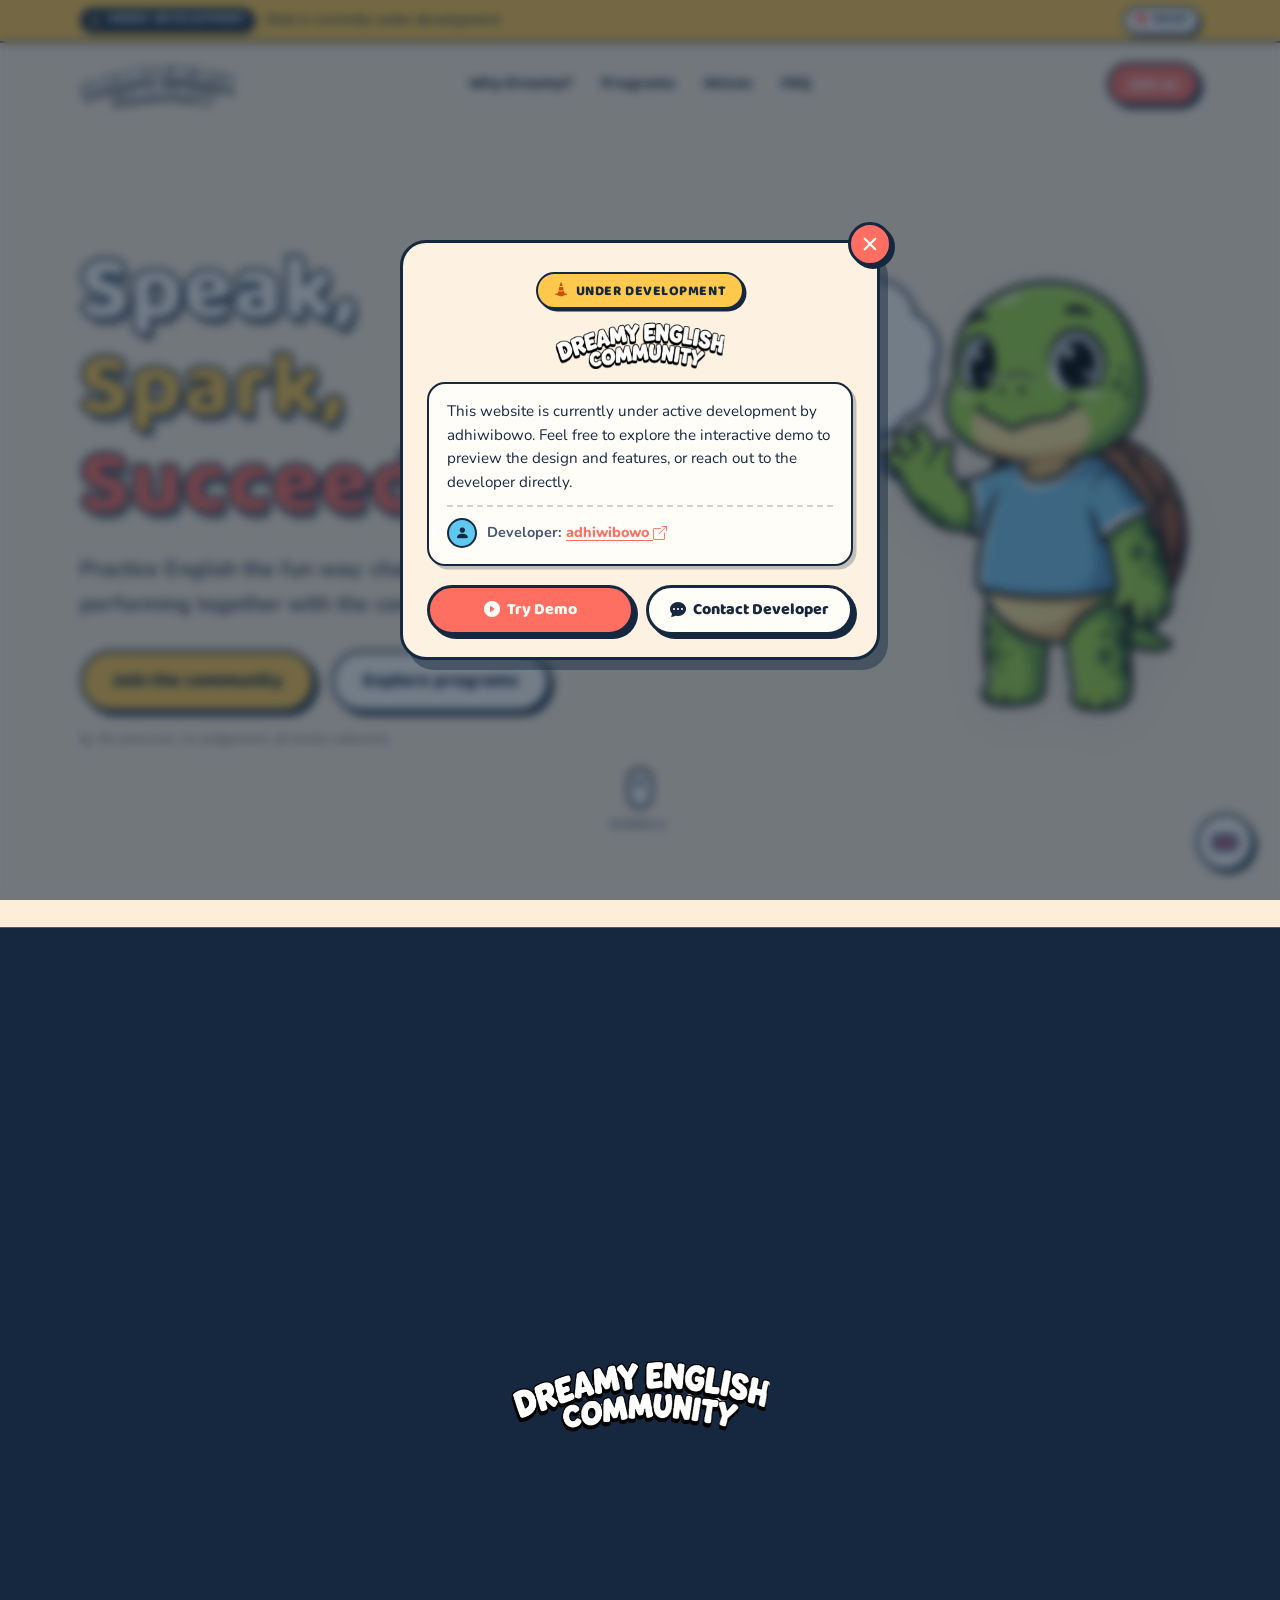
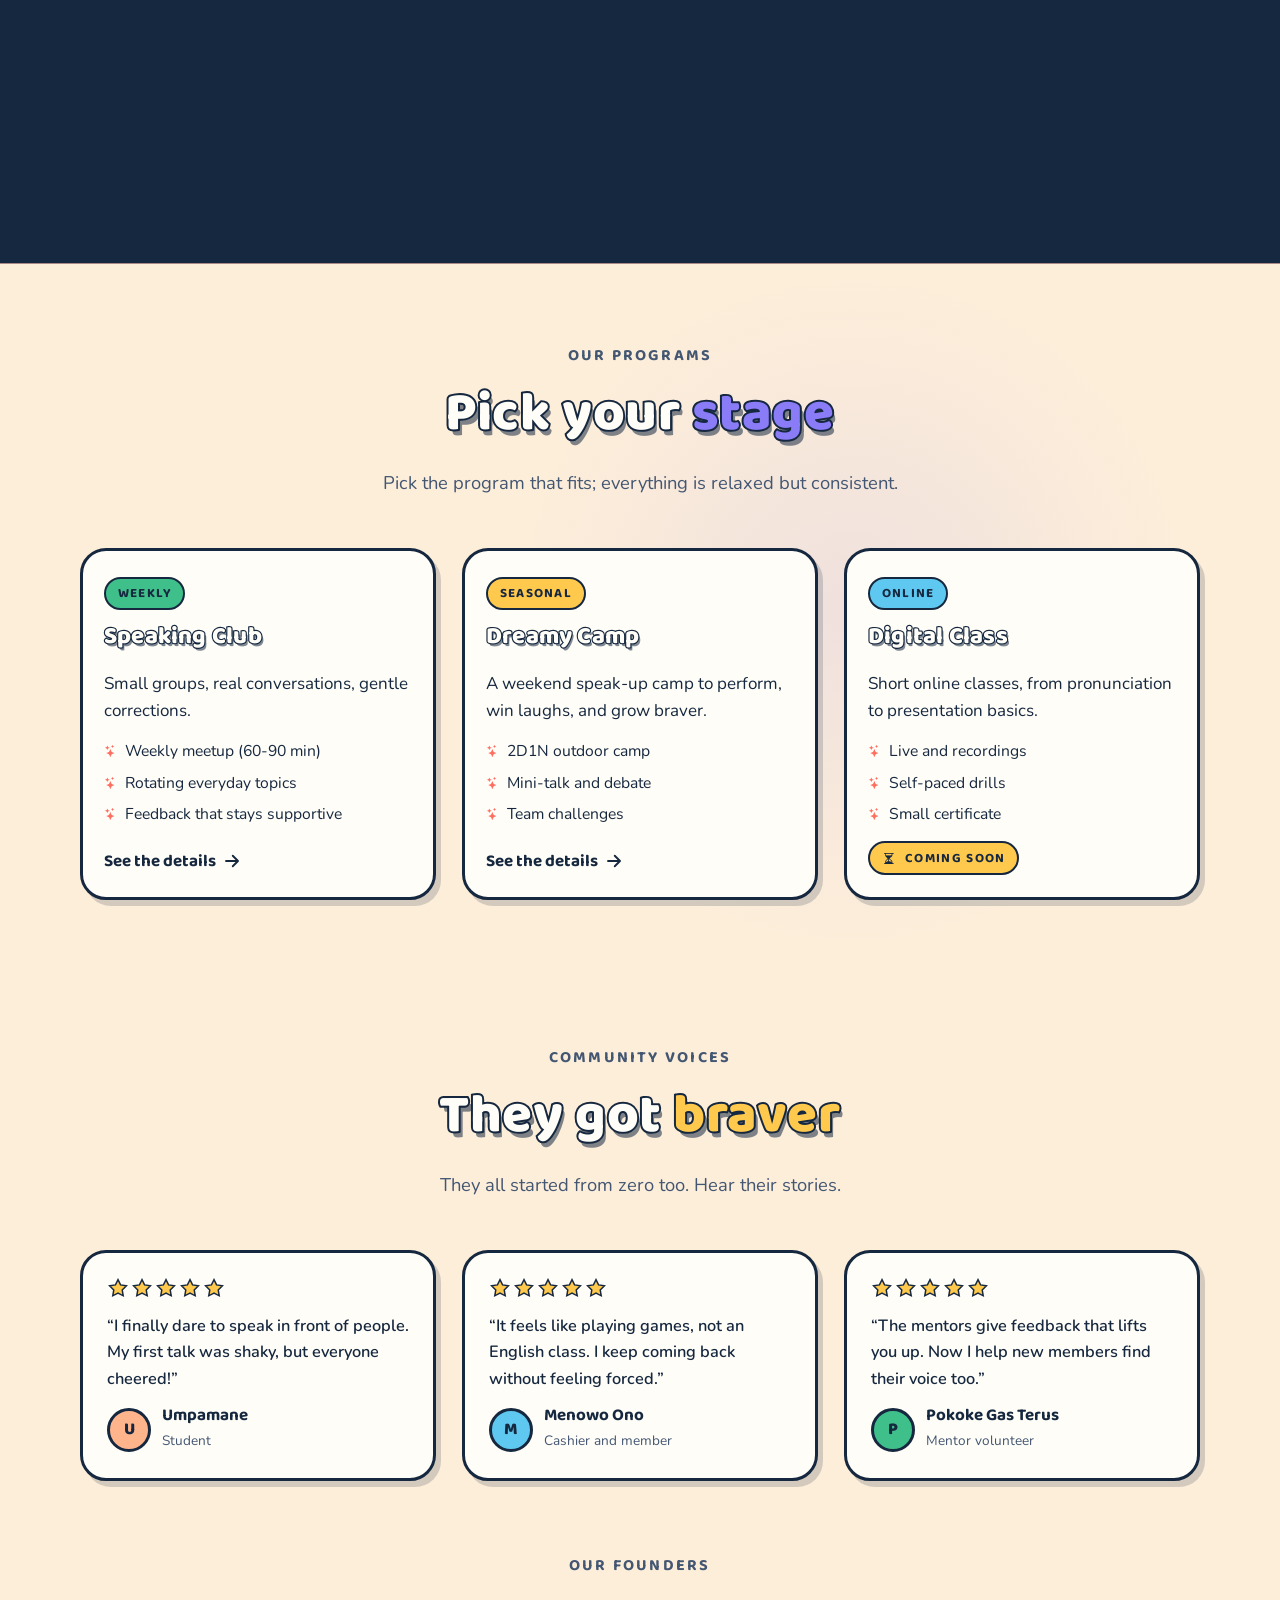
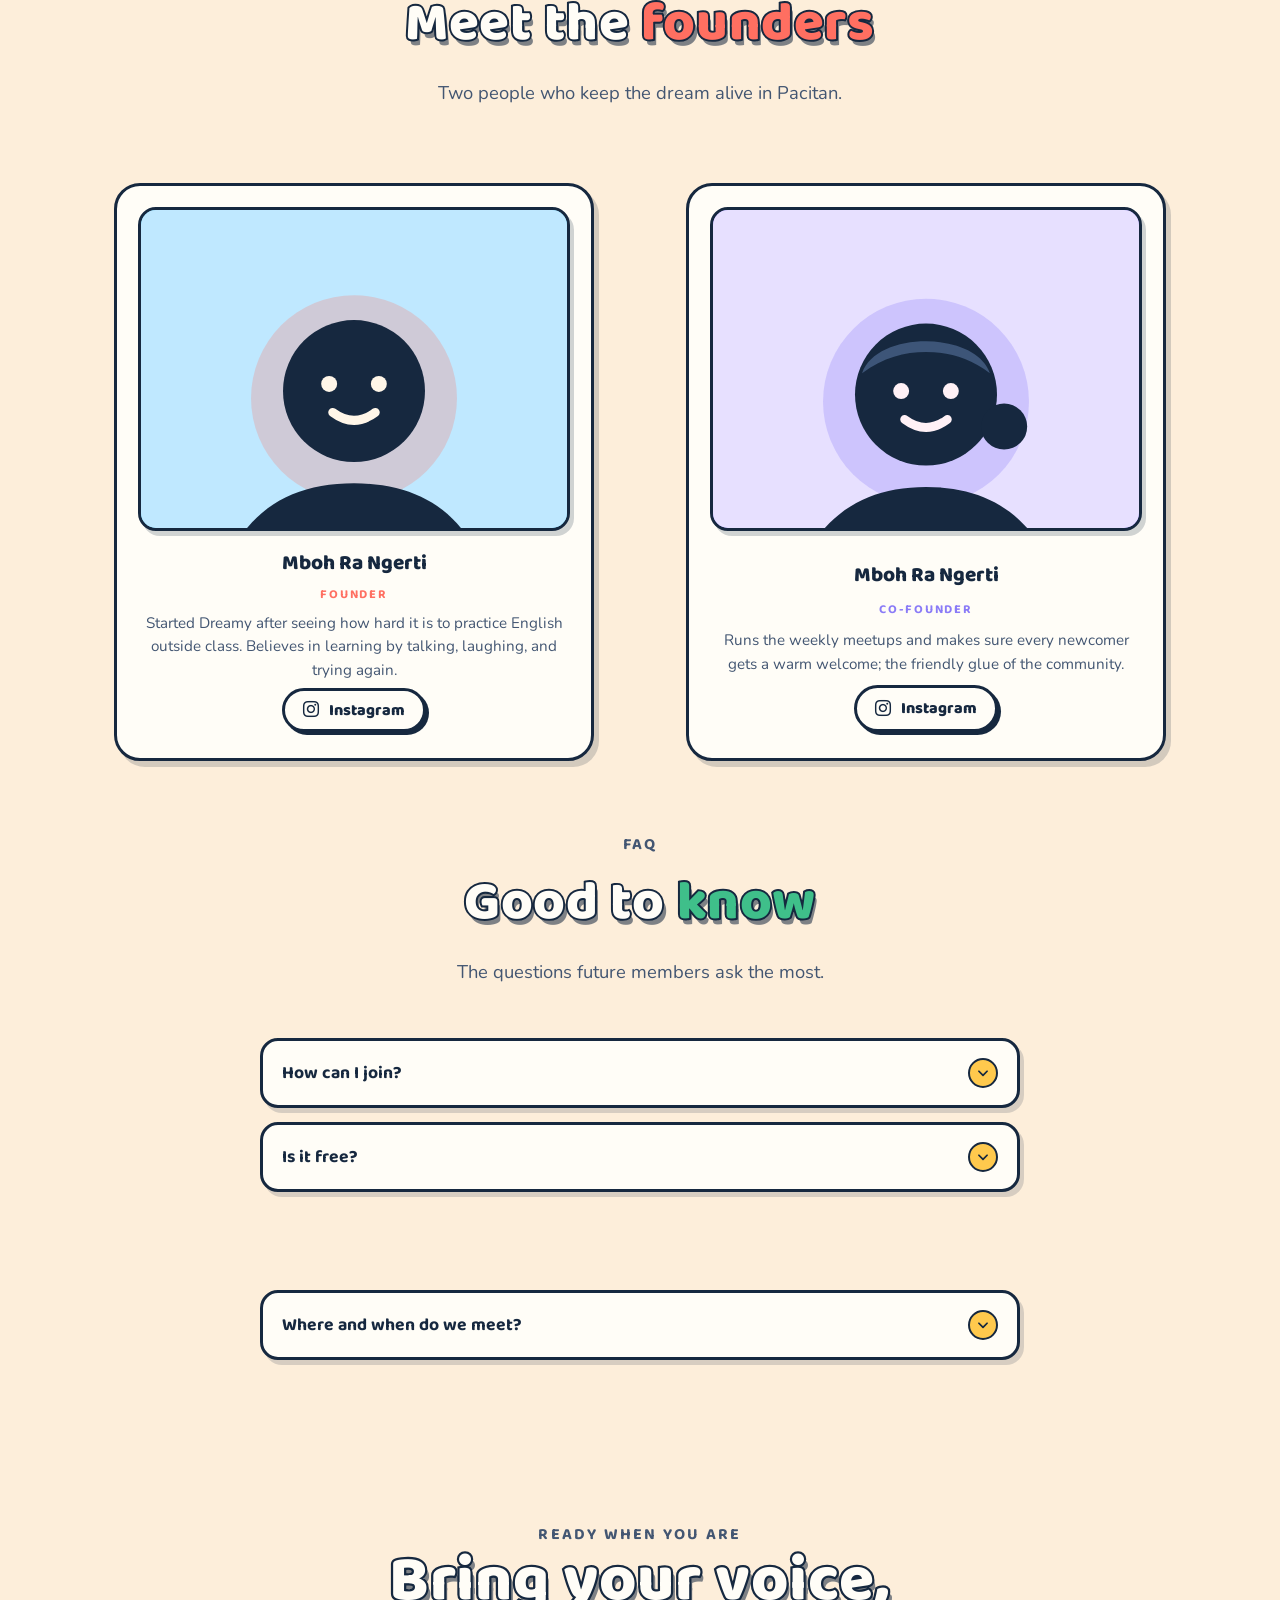
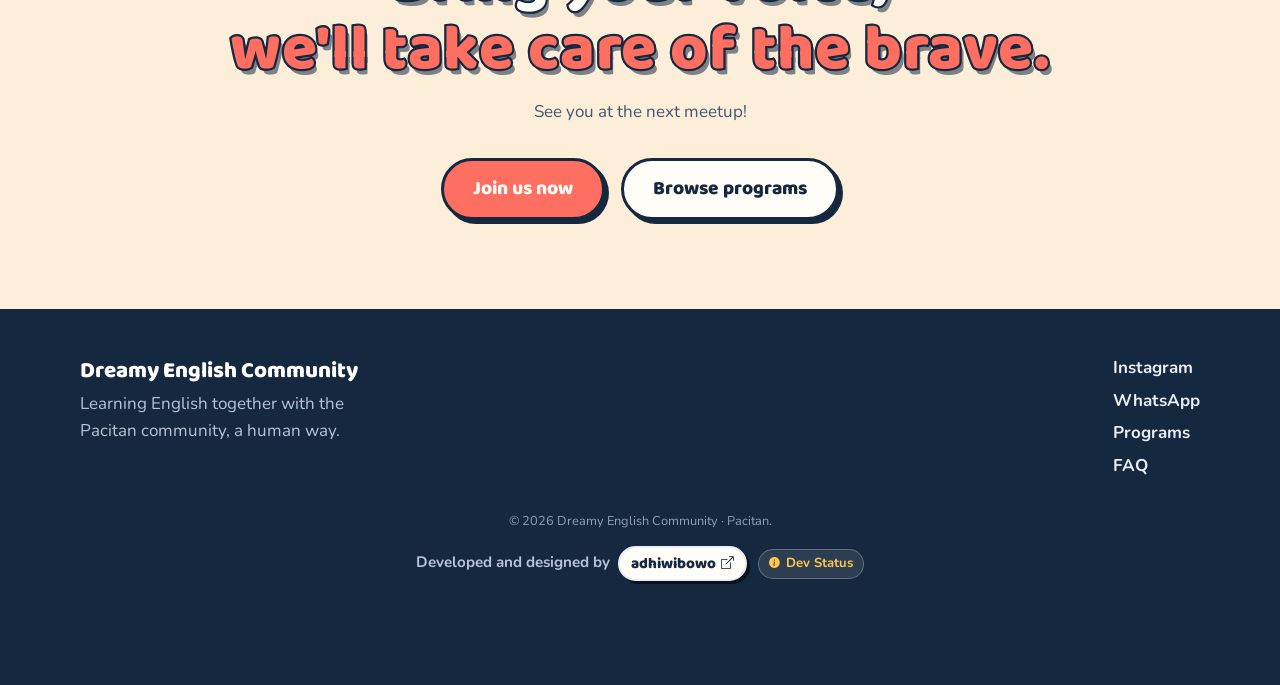
<file: index.html>
<!DOCTYPE html>
<html lang="en" data-lang="en">
<head>
  <meta charset="UTF-8" />
  <meta name="viewport" content="width=device-width, initial-scale=1" />
  <title>Dreamy English Community · Pacitan | Speak, spark, succeed</title>
  <meta name="description" content="A fun English learning community in Pacitan: speak, play, perform. Join the community!" />
  <!-- Open Graph / WhatsApp / Facebook Share -->
  <meta property="og:type" content="website" />
  <meta property="og:title" content="Dreamy English Community · Pacitan | Speak, spark, succeed" />
  <meta property="og:description" content="Practice English the fun way: chatting, playing games, and performing together with the community in Pacitan." />
  <meta property="og:image" content="assets/img/og-hero.png" />
  <meta property="og:image:width" content="1200" />
  <meta property="og:image:height" content="630" />
  <meta property="og:image:alt" content="Dreamy English Community · Speak, Spark, Succeed" />

  <!-- Twitter / X Card Share -->
  <meta name="twitter:card" content="summary_large_image" />
  <meta name="twitter:title" content="Dreamy English Community · Pacitan | Speak, spark, succeed" />
  <meta name="twitter:description" content="Practice English the fun way: chatting, playing games, and performing together with the community in Pacitan." />
  <meta name="twitter:image" content="assets/img/og-hero.png" />
  <meta name="twitter:image:alt" content="Dreamy English Community · Speak, Spark, Succeed" />
  <meta name="theme-color" content="#fdeeda" />
  <link rel="icon" type="image/webp" href="assets/img/favicon.webp" />
  <link rel="apple-touch-icon" href="assets/img/favicon.webp" />
  <!-- Logo wordmark DMC (asli komunitas) -->
  <link rel="preload" as="image" type="image/webp" href="assets/img/DMC.webp" />

  <!-- Font gratis (Baloo 2 = display kartun, Nunito = teks). Menggunakan font-display:swap
       sehingga teks tetap tampil walau font tertunda -->
  <link rel="preconnect" href="https://fonts.googleapis.com" />
  <link rel="preconnect" href="https://fonts.gstatic.com" crossorigin />
  <link href="https://fonts.googleapis.com/css2?family=Baloo+2:wght@600;700;800&family=Nunito:wght@400;600;700;800&display=swap" rel="stylesheet" />

  <link rel="stylesheet" href="assets/css/style.css?v=22" />
  <!-- Bootstrap Icons: font ikon lokal (assets/vendor) -->
  <link rel="stylesheet" href="assets/vendor/bootstrap-icons/bootstrap-icons.min.css" />
  <!-- Satu modul JS per fungsi; i18n.js dimuat lebih dulu (kamus bahasa) -->
  <script src="assets/js/i18n.js?v=21" defer></script>
  <script src="assets/js/transition.js?v=18" defer></script>
  <script src="assets/js/nav.js?v=18" defer></script>
  <script src="assets/js/reveal.js?v=18" defer></script>
  <script src="assets/js/faq.js?v=18" defer></script>
  <script src="assets/js/modal.js?v=18" defer></script>
  <script src="assets/js/stats.js?v=19" defer></script>
  <script src="assets/js/tilt.js?v=18" defer></script>
  <script src="assets/js/tooltip.js?v=19" defer></script>
</head>

<body data-meta-title="meta.title.index" data-meta-desc="meta.desc.index">
  <!-- ==================== TIRAI TRANSISI ANTAR HALAMAN ==================== -->
  <div class="page-curtain" aria-hidden="true">
    <div class="curtain curtain--a"></div>
    <div class="curtain curtain--b"><img src="assets/img/DMC.webp" alt="" width="967" height="272" decoding="async"></div>
  </div>

  <!-- Lewati ke konten utama (aksesibilitas) -->
  <a class="skip-link" href="#main"><span data-i18n="a11y.skip">Skip to content →</span></a>

  <!-- ==================== HEADER STICKY (DEV BANNER + NAV) ==================== -->
  <div class="header-sticky">
    <!-- Section Under Development diatas navbar (tetap sticky saat discroll) -->
    <aside class="dev-banner" aria-label="Under Development announcement">
      <div class="wrap dev-banner__inner">
        <div class="dev-banner__content">
          <span class="dev-banner__badge">
            <i class="bi bi-cone-striped" aria-hidden="true"></i>
            <span data-i18n="dev.topbar.badge">Under Development</span>
          </span>
          <span class="dev-banner__msg hide-mobile" data-i18n="dev.topbar.msg">Web ini masih masa development</span>
        </div>
        <button type="button" class="dev-banner__btn" data-open-dev-modal aria-label="Lihat detail status development">
          <i class="bi bi-info-circle-fill" aria-hidden="true"></i>
          <span data-i18n="dev.topbar.btn">Detail</span>
        </button>
      </div>
    </aside>

    <!-- Navigasi -->
    <header class="nav">
      <div class="wrap nav__inner">
        <a class="nav__brand" href="index.html" data-page>
          <img class="brand-logo" src="assets/img/DMC.webp" alt="Dreamy English Community" width="967" height="272" decoding="async" fetchpriority="high">
        </a>

        <nav class="nav__links" aria-label="Main">
          <a href="#why"><span data-i18n="nav.why">Why Dreamy?</span></a>
          <a href="programs.html" data-page><span data-i18n="nav.programs">Programs</span></a>
          <a href="#voices"><span data-i18n="nav.voices">Voices</span></a>
          <a href="#faq"><span data-i18n="nav.faq">FAQ</span></a>
        </nav>

        <div class="nav__actions">
          <button class="btn btn--coral btn--sm" data-open-modal>
            <span data-i18n="btn.join">Join us</span>
          </button>
        </div>
      </div>
    </header>
  </div>

  <!-- Tooltip ponsel: petunjuk ketuk logo untuk membuka menu.
       Muncul setiap muat ulang (tanpa penyimpanan), hanya < 810px (CSS). -->
  <div class="tip-menu" role="status">
    <p class="tip-menu__text" data-i18n="tip.text">Tap the logo to open the menu</p>
    <button class="btn btn--coral btn--sm tip-menu__btn" type="button" data-tip-close>
      <span data-i18n="tip.ok">Got it</span>
    </button>
  </div>

  <!-- Menu mobile (sheet) -->
  <div class="nav__sheet" id="menu-sheet">
    <button class="sheet__close" data-close-menu aria-label="Close menu / tutup menu">
      <svg viewBox="0 0 24 24" fill="none" stroke="currentColor" stroke-width="3" stroke-linecap="round"><path d="M5 5l14 14M19 5L5 19"/></svg>
    </button>
    <a href="index.html" data-page><span data-i18n="nav.home">Home</span></a>
    <a href="#why"><span data-i18n="nav.why">Why Dreamy?</span></a>
    <a href="programs.html" data-page><span data-i18n="nav.programs">Programs</span></a>
    <a href="#voices"><span data-i18n="nav.voices">Voices</span></a>
    <a href="#faq"><span data-i18n="nav.faq">FAQ</span></a>
    <button class="btn btn--coral" data-open-modal><span data-i18n="sheet.join">Join the community</span></button>
    <p class="sheet-tag"><i class="bi bi-stars" aria-hidden="true"></i> <span data-i18n="sheet.tag.index">Learn English together, the fun way</span></p>
  </div>

  <main id="main">
    <!-- ==================== HERO ==================== -->
    <section class="hero" data-bg="#fdeeda">
      <div class="wrap hero__inner">
        <div>
          <h1 class="reveal sticker" style="--d:1">
            <span>Speak,</span><br />
            <span class="accent">Spark,</span><br />
            <span class="accent--coral">Succeed</span>
          </h1>
          <p class="hero__lead reveal" style="--d:2" data-i18n="hero.lead">
            Practice English the fun way: chatting, playing games, and performing
            together with the community in Pacitan.
          </p>
          <div class="hero__cta reveal" style="--d:3">
            <button class="btn" data-open-modal>
              <span data-i18n="hero.cta1">Join the community</span>
            </button>
            <a class="btn btn--ghost" href="programs.html" data-page>
              <span data-i18n="hero.cta2">Explore programs</span>
            </a>
          </div>
          <p class="hero__note reveal" style="--d:4">
            <i class="bi bi-stars" aria-hidden="true"></i>
            <span data-i18n="hero.note">No pressure, no judgement, all levels welcome.</span>
          </p>
        </div>

        <!-- Maskot Kala dan Bubble Awan -->
        <div class="hero__mascot reveal" style="--d:3">
          <div class="speech-cloud" role="region" aria-label="Greeting from Kala">
            <svg class="speech-cloud__shape" viewBox="0 0 340 260" fill="none" xmlns="http://www.w3.org/2000/svg" aria-hidden="true">
              <path d="
                M 70 50
                A 45 42 0 0 1 150 25
                A 48 45 0 0 1 235 30
                A 44 42 0 0 1 295 65
                A 42 42 0 0 1 315 125
                A 44 44 0 0 1 285 180
                A 42 40 0 0 1 235 200
                L 282 254
                L 205 204
                A 45 42 0 0 1 145 208
                A 46 42 0 0 1 85 198
                A 42 42 0 0 1 40 155
                A 44 45 0 0 1 30 95
                A 44 42 0 0 1 70 50
                Z
              " fill="var(--paper)" stroke="var(--ink)" stroke-width="3.5" stroke-linejoin="round" stroke-linecap="round"/>
            </svg>
            <div class="speech-cloud__content">
              <p class="speech-cloud__text" data-i18n="hero.kala_greeting">“Hello!<br>How was<br>your day?”</p>
            </div>
          </div>
          <img class="hero__mascot-img" src="assets/img/kala.webp" alt="Kala - Dreamy English Community Mascot" width="480" height="640" fetchpriority="high" decoding="async">
        </div>
      </div>

      <div class="scroll-hint" aria-hidden="true">
        <span class="mouse"></span> Scroll
      </div>
    </section>

    <!-- ==================== STATISTIK ==================== -->
    <!-- TODO: ganti angka sesuai data komunitas -->
    <div class="stats">
      <div class="stat reveal">
        <div class="stat__num" data-count="100" data-suffix="++"><span class="num">100</span><span class="suffix">+</span></div>
        <div class="stat__label" data-i18n="stat.members">Active members</div>
      </div>
      <div class="stat reveal">
        <div class="stat__num" data-count="60" data-suffix="+"><span class="num">60</span><span class="suffix">+</span></div>
        <div class="stat__label" data-i18n="stat.meetups">Meetups hosted</div>
      </div>
      <div class="stat reveal">
        <div class="stat__num" data-count="15" data-suffix=""><span class="num">15</span><span class="suffix"></span></div>
        <div class="stat__label" data-i18n="stat.mentors">Volunteer mentors</div>
      </div>
    </div>

    <!-- ==================== MARQUEE BERJALAN ==================== -->
    <div class="marquee" aria-hidden="true">
      <div class="marquee__track">
        <span><span data-i18n="mq.1">Speak up</span> <b class="spark"><i class="bi bi-stars" aria-hidden="true"></i></b></span><span><span data-i18n="mq.2">Talk with spirit</span> <b class="spark"><i class="bi bi-stars" aria-hidden="true"></i></b></span>
        <span><span data-i18n="mq.3">Dreamy</span> <b class="spark"><i class="bi bi-stars" aria-hidden="true"></i></b></span><span><span data-i18n="mq.4">Pacitan vibes</span> <b class="spark"><i class="bi bi-stars" aria-hidden="true"></i></b></span>
        <span><span data-i18n="mq.5">No fear, just fun</span> <b class="spark"><i class="bi bi-stars" aria-hidden="true"></i></b></span><span><span data-i18n="mq.6">See you there</span> <b class="spark"><i class="bi bi-stars" aria-hidden="true"></i></b></span>
        <!-- salinan kedua untuk loop mulus -->
        <span><span data-i18n="mq.1">Speak up</span> <b class="spark"><i class="bi bi-stars" aria-hidden="true"></i></b></span><span><span data-i18n="mq.2">Talk with spirit</span> <b class="spark"><i class="bi bi-stars" aria-hidden="true"></i></b></span>
        <span><span data-i18n="mq.3">Dreamy</span> <b class="spark"><i class="bi bi-stars" aria-hidden="true"></i></b></span><span><span data-i18n="mq.4">Pacitan vibes</span> <b class="spark"><i class="bi bi-stars" aria-hidden="true"></i></b></span>
        <span><span data-i18n="mq.5">No fear, just fun</span> <b class="spark"><i class="bi bi-stars" aria-hidden="true"></i></b></span><span><span data-i18n="mq.6">See you there</span> <b class="spark"><i class="bi bi-stars" aria-hidden="true"></i></b></span>
      </div>
    </div>

    <!-- ==================== MENGAPA DREAMY ==================== -->
    <section class="why" id="why" data-bg="#e9f7fb">
      <div class="wrap">
        <div class="section-head reveal">
          <p class="eyebrow" data-i18n="nav.why">Why Dreamy?</p>
          <h2 class="sticker"><span style="color:var(--sky)" data-i18n="why.hl">Learning</span> <span data-i18n="why.rest">that feels like play</span></h2>
          <p class="section-sub" data-i18n="why.sub">Learning that feels like play, not forced memorizing. Here is how:</p>
        </div>

        <div class="why__grid" data-stagger>
          <article class="card" style="--icon-bg: var(--sky)">
            <div class="card__icon">
              <svg viewBox="0 0 24 24" fill="none" stroke="currentColor" stroke-width="1.8" stroke-linecap="round" stroke-linejoin="round">
                <rect x="9" y="2.5" width="6" height="11" rx="3"/>
                <path d="M5 11.5a7 7 0 0 0 14 0"/>
                <path d="M12 18.5V21"/><path d="M8.5 21h7"/>
              </svg>
            </div>
            <h3 data-i18n="card1.t">Speak-up stage</h3>
            <p data-i18n="card1.b">Weekly practice in front of the crowd, mic time for everyone.</p>
          </article>

          <article class="card" style="--icon-bg: var(--coral)">
            <div class="card__icon">
              <svg viewBox="0 0 24 24" fill="none" stroke="currentColor" stroke-width="1.8" stroke-linecap="round" stroke-linejoin="round">
                <circle cx="8.5" cy="8" r="3.2"/>
                <circle cx="16.5" cy="9" r="2.6"/>
                <path d="M3 19c.6-3.4 2.8-5.2 5.5-5.2s4.9 1.8 5.5 5.2"/>
                <path d="M15 13.8c2.8-.4 5.3 1.2 6 5.2"/>
              </svg>
            </div>
            <h3 data-i18n="card2.t">Buddy system</h3>
            <p data-i18n="card2.b">You get a speaking buddy, and mentors walk with your progress.</p>
          </article>

          <article class="card" style="--icon-bg: var(--grape)">
            <div class="card__icon">
              <svg xmlns="http://www.w3.org/2000/svg" width="16" height="16" fill="currentColor" class="bi bi-puzzle" viewBox="0 0 16 16">
                <path d="M3.112 3.645A1.5 1.5 0 0 1 4.605 2H7a.5.5 0 0 1 .5.5v.382c0 .696-.497 1.182-.872 1.469a.5.5 0 0 0-.115.118l-.012.025L6.5 4.5v.003l.003.01q.005.015.036.053a.9.9 0 0 0 .27.194C7.09 4.9 7.51 5 8 5c.492 0 .912-.1 1.19-.24a.9.9 0 0 0 .271-.194.2.2 0 0 0 .039-.063v-.009l-.012-.025a.5.5 0 0 0-.115-.118c-.375-.287-.872-.773-.872-1.469V2.5A.5.5 0 0 1 9 2h2.395a1.5 1.5 0 0 1 1.493 1.645L12.645 6.5h.237c.195 0 .42-.147.675-.48.21-.274.528-.52.943-.52.568 0 .947.447 1.154.862C15.877 6.807 16 7.387 16 8s-.123 1.193-.346 1.638c-.207.415-.586.862-1.154.862-.415 0-.733-.246-.943-.52-.255-.333-.48-.48-.675-.48h-.237l.243 2.855A1.5 1.5 0 0 1 11.395 14H9a.5.5 0 0 1-.5-.5v-.382c0-.696.497-1.182.872-1.469a.5.5 0 0 0 .115-.118l.012-.025.001-.006v-.003a.2.2 0 0 0-.039-.064.9.9 0 0 0-.27-.193C8.91 11.1 8.49 11 8 11s-.912.1-1.19.24a.9.9 0 0 0-.271.194.2.2 0 0 0-.039.063v.003l.001.006.012.025c.016.027.05.068.115.118.375.287.872.773.872 1.469v.382a.5.5 0 0 1-.5.5H4.605a1.5 1.5 0 0 1-1.493-1.645L3.356 9.5h-.238c-.195 0-.42.147-.675.48-.21.274-.528.52-.943.52-.568 0-.947-.447-1.154-.862C.123 9.193 0 8.613 0 8s.123-1.193.346-1.638C.553 5.947.932 5.5 1.5 5.5c.415 0 .733.246.943.52.255.333.48.48.675.48h.238zM4.605 3a.5.5 0 0 0-.498.55l.001.007.29 3.4A.5.5 0 0 1 3.9 7.5h-.782c-.696 0-1.182-.497-1.469-.872a.5.5 0 0 0-.118-.115l-.025-.012L1.5 6.5h-.003a.2.2 0 0 0-.064.039.9.9 0 0 0-.193.27C1.1 7.09 1 7.51 1 8s.1.912.24 1.19c.07.14.14.225.194.271a.2.2 0 0 0 .063.039H1.5l.006-.001.025-.012a.5.5 0 0 0 .118-.115c.287-.375.773-.872 1.469-.872H3.9a.5.5 0 0 1 .498.542l-.29 3.408a.5.5 0 0 0 .497.55h1.878c-.048-.166-.195-.352-.463-.557-.274-.21-.52-.528-.52-.943 0-.568.447-.947.862-1.154C6.807 10.123 7.387 10 8 10s1.193.123 1.638.346c.415.207.862.586.862 1.154 0 .415-.246.733-.52.943-.268.205-.415.39-.463.557h1.878a.5.5 0 0 0 .498-.55l-.001-.007-.29-3.4A.5.5 0 0 1 12.1 8.5h.782c.696 0 1.182.497 1.469.872.05.065.091.099.118.115l.025.012.006.001h.003a.2.2 0 0 0 .064-.039.9.9 0 0 0 .193-.27c.14-.28.24-.7.24-1.191s-.1-.912-.24-1.19a.9.9 0 0 0-.194-.271.2.2 0 0 0-.063-.039H14.5l-.006.001-.025.012a.5.5 0 0 0-.118.115c-.287.375-.773.872-1.469.872H12.1a.5.5 0 0 1-.498-.543l.29-3.407a.5.5 0 0 0-.497-.55H9.517c.048.166.195.352.463.557.274.21.52.528.52.943 0 .568-.447.947-.862 1.154C9.193 5.877 8.613 6 8 6s-1.193-.123-1.638-.346C5.947 5.447 5.5 5.068 5.5 4.5c0-.415.246-.733.52-.943.268-.205.415-.39.463-.557z"/>
              </svg>
            </div>
            <h3 data-i18n="card3.t">Fun methods</h3>
            <p data-i18n="card3.b">Games, music, and movie nights; grammar sneaks into play.</p>
          </article>

          <article class="card" style="--icon-bg: var(--leaf)">
            <div class="card__icon">
              <svg viewBox="0 0 24 24" fill="none" stroke="currentColor" stroke-width="1.8" stroke-linecap="round" stroke-linejoin="round">
                <circle cx="12" cy="8.5" r="3.6"/>
                <path d="M12 2.5V4M5.5 5l1 1M18.5 5l-1 1M3.5 9.5h1.6M18.9 9.5h1.6"/>
                <path d="M2.5 17c2.4-1.6 4.3-1.6 6.6 0s4.2 1.6 6.5 0 4.4-1.6 6 0"/>
                <path d="M2.5 20.5c2.4-1.6 4.3-1.6 6.6 0s4.2 1.6 6.5 0 4.4-1.6 6 0"/>
              </svg>
            </div>
            <h3 data-i18n="card4.t">Pacitan vibes</h3>
            <p data-i18n="card4.b">Outdoor sessions: beaches, hills, and sunset conversations.</p>
          </article>
        </div>
      </div>
    </section>

    <!-- ==================== PROGRAM ==================== -->
    <section class="programs" id="programs" data-bg="#f1ecff">
      <div class="wrap">
        <div class="section-head reveal">
          <p class="eyebrow" data-i18n="prog.eyebrow">Our programs</p>
          <h2 class="sticker"><span data-i18n="prog.rest">Pick your</span> <span style="color:var(--grape)" data-i18n="prog.hl">stage</span></h2>
          <p class="section-sub" data-i18n="prog.sub">Pick the program that fits; everything is relaxed but consistent.</p>
        </div>

        <div class="program-grid" data-stagger>
          <article class="card program" style="--tag-bg: var(--leaf)">
            <span class="tag" data-i18n="tag.weekly">Weekly</span>
            <h3 class="sticker" style="font-size:1.5rem">Speaking Club</h3>
            <p data-i18n="sp.body">Small groups, real conversations, gentle corrections.</p>
            <ul class="list">
              <li><span data-i18n="sp.li1">Weekly meetup (60-90 min)</span></li><li><span data-i18n="sp.li2">Rotating everyday topics</span></li><li><span data-i18n="sp.li3">Feedback that stays supportive</span></li>
            </ul>
            <a class="more" href="programs.html" data-page><span data-i18n="more.link">See the details</span> <svg viewBox="0 0 24 24" fill="none" stroke="currentColor" stroke-width="2.5" stroke-linecap="round" stroke-linejoin="round"><path d="M4 12h15"/><path d="M13 5l7 7-7 7"/></svg></a>
          </article>

          <article class="card program" style="--tag-bg: var(--sun)">
            <span class="tag" data-i18n="tag.seasonal">Seasonal</span>
            <h3 class="sticker" style="font-size:1.5rem">Dreamy Camp</h3>
            <p data-i18n="camp.body">A weekend speak-up camp to perform, win laughs, and grow braver.</p>
            <ul class="list">
              <li><span data-i18n="camp.li1">2D1N outdoor camp</span></li><li><span data-i18n="camp.li2">Mini-talk and debate</span></li><li><span data-i18n="camp.li3">Team challenges</span></li>
            </ul>
            <a class="more" href="programs.html" data-page><span data-i18n="more.link">See the details</span> <svg viewBox="0 0 24 24" fill="none" stroke="currentColor" stroke-width="2.5" stroke-linecap="round" stroke-linejoin="round"><path d="M4 12h15"/><path d="M13 5l7 7-7 7"/></svg></a>
          </article>

          <article class="card program" style="--tag-bg: var(--sky)">
            <span class="tag" data-i18n="tag.online">Online</span>
            <h3 class="sticker" style="font-size:1.5rem">Digital Class</h3>
            <p data-i18n="dc.body">Short online classes, from pronunciation to presentation basics.</p>
            <ul class="list">
              <li><span data-i18n="dc.li1">Live and recordings</span></li><li><span data-i18n="dc.li2">Self-paced drills</span></li><li><span data-i18n="dc.li3">Small certificate</span></li>
            </ul>
            <!-- Digital Class belum siap: tautan detail diganti lencana statis (tidak menaut) -->
            <span class="tag tag--soon" aria-disabled="true"><i class="bi bi-hourglass-split" aria-hidden="true"></i> <span data-i18n="soon.badge">Coming soon</span></span>
          </article>
        </div>
      </div>
    </section>

    <!-- ==================== SUARA KOMUNITAS ==================== -->
    <section class="voices" id="voices" data-bg="#fff3d6">
      <div class="wrap">
        <div class="section-head reveal">
          <p class="eyebrow" data-i18n="voc.eyebrow">Community voices</p>
          <h2 class="sticker"><span data-i18n="voc.rest">They got</span> <span style="color:var(--sun)" data-i18n="voc.hl">braver</span></h2>
          <p class="section-sub" data-i18n="voc.sub">They all started from zero too. Hear their stories.</p>
        </div>

        <!-- TODO: ganti nama & kutipan dengan testimonial asli -->
        <div class="voices__grid" data-stagger>
          <figure class="quote">
            <div class="stars" aria-label="5 stars">
              <svg viewBox="0 0 24 24"><path class="fill" d="M12 2.8l2.8 5.8 6.4 1-4.6 4.5 1.1 6.4L12 17.6l-5.7 2.9 1.1-6.4-4.6-4.5 6.4-1z"/></svg>
              <svg viewBox="0 0 24 24"><path class="fill" d="M12 2.8l2.8 5.8 6.4 1-4.6 4.5 1.1 6.4L12 17.6l-5.7 2.9 1.1-6.4-4.6-4.5 6.4-1z"/></svg>
              <svg viewBox="0 0 24 24"><path class="fill" d="M12 2.8l2.8 5.8 6.4 1-4.6 4.5 1.1 6.4L12 17.6l-5.7 2.9 1.1-6.4-4.6-4.5 6.4-1z"/></svg>
              <svg viewBox="0 0 24 24"><path class="fill" d="M12 2.8l2.8 5.8 6.4 1-4.6 4.5 1.1 6.4L12 17.6l-5.7 2.9 1.1-6.4-4.6-4.5 6.4-1z"/></svg>
              <svg viewBox="0 0 24 24"><path class="fill" d="M12 2.8l2.8 5.8 6.4 1-4.6 4.5 1.1 6.4L12 17.6l-5.7 2.9 1.1-6.4-4.6-4.5 6.4-1z"/></svg>
            </div>
            <blockquote data-i18n="q1">“I finally dare to speak in front of people. My first talk was shaky, but everyone cheered!”</blockquote>
            <figcaption>
              <span class="avatar" style="--av: var(--pink)">U</span>
              <span class="who"><strong>Umpamane</strong><span data-i18n="role1">Student</span></span>
            </figcaption>
          </figure>

          <figure class="quote">
            <div class="stars" aria-label="5 stars">
              <svg viewBox="0 0 24 24"><path class="fill" d="M12 2.8l2.8 5.8 6.4 1-4.6 4.5 1.1 6.4L12 17.6l-5.7 2.9 1.1-6.4-4.6-4.5 6.4-1z"/></svg>
              <svg viewBox="0 0 24 24"><path class="fill" d="M12 2.8l2.8 5.8 6.4 1-4.6 4.5 1.1 6.4L12 17.6l-5.7 2.9 1.1-6.4-4.6-4.5 6.4-1z"/></svg>
              <svg viewBox="0 0 24 24"><path class="fill" d="M12 2.8l2.8 5.8 6.4 1-4.6 4.5 1.1 6.4L12 17.6l-5.7 2.9 1.1-6.4-4.6-4.5 6.4-1z"/></svg>
              <svg viewBox="0 0 24 24"><path class="fill" d="M12 2.8l2.8 5.8 6.4 1-4.6 4.5 1.1 6.4L12 17.6l-5.7 2.9 1.1-6.4-4.6-4.5 6.4-1z"/></svg>
              <svg viewBox="0 0 24 24"><path class="fill" d="M12 2.8l2.8 5.8 6.4 1-4.6 4.5 1.1 6.4L12 17.6l-5.7 2.9 1.1-6.4-4.6-4.5 6.4-1z"/></svg>
            </div>
            <blockquote data-i18n="q2">“It feels like playing games, not an English class. I keep coming back without feeling forced.”</blockquote>
            <figcaption>
              <span class="avatar" style="--av: var(--sky)">M</span>
              <span class="who"><strong>Menowo Ono</strong><span data-i18n="role2">Cashier and member</span></span>
            </figcaption>
          </figure>

          <figure class="quote">
            <div class="stars" aria-label="5 stars">
              <svg viewBox="0 0 24 24"><path class="fill" d="M12 2.8l2.8 5.8 6.4 1-4.6 4.5 1.1 6.4L12 17.6l-5.7 2.9 1.1-6.4-4.6-4.5 6.4-1z"/></svg>
              <svg viewBox="0 0 24 24"><path class="fill" d="M12 2.8l2.8 5.8 6.4 1-4.6 4.5 1.1 6.4L12 17.6l-5.7 2.9 1.1-6.4-4.6-4.5 6.4-1z"/></svg>
              <svg viewBox="0 0 24 24"><path class="fill" d="M12 2.8l2.8 5.8 6.4 1-4.6 4.5 1.1 6.4L12 17.6l-5.7 2.9 1.1-6.4-4.6-4.5 6.4-1z"/></svg>
              <svg viewBox="0 0 24 24"><path class="fill" d="M12 2.8l2.8 5.8 6.4 1-4.6 4.5 1.1 6.4L12 17.6l-5.7 2.9 1.1-6.4-4.6-4.5 6.4-1z"/></svg>
              <svg viewBox="0 0 24 24"><path class="fill" d="M12 2.8l2.8 5.8 6.4 1-4.6 4.5 1.1 6.4L12 17.6l-5.7 2.9 1.1-6.4-4.6-4.5 6.4-1z"/></svg>
            </div>
            <blockquote data-i18n="q3">“The mentors give feedback that lifts you up. Now I help new members find their voice too.”</blockquote>
            <figcaption>
              <span class="avatar" style="--av: var(--leaf)">P</span>
              <span class="who"><strong>Pokoke Gas Terus</strong><span data-i18n="role3">Mentor volunteer</span></span>
            </figcaption>
          </figure>
        </div>
      </div>
    </section>

    <!-- ==================== FOUNDER ==================== -->
    <section class="founder" id="founder" data-bg="#fdf1f4">
      <div class="wrap">
        <div class="section-head reveal">
          <p class="eyebrow" data-i18n="fdn.eyebrow">Our founders</p>
          <h2 class="sticker"><span data-i18n="fdn.rest">Meet the</span> <span style="color:var(--coral)" data-i18n="fdn.hl">founders</span></h2>
          <p class="section-sub" data-i18n="fdn.sub">Two people who keep the dream alive in Pacitan.</p>
        </div>

        <!-- TODO: ganti foto, nama, dan keterangan dengan data pendiri asli -->
        <figure class="card founder-card reveal" style="--d:1">
          <div class="founder__photo" style="--ph: var(--sky)">
            <img src="assets/img/founder.svg" alt="" width="240" height="240" loading="lazy" />
          </div>
          <figcaption>
            <strong class="founder-name">Mboh Ra Ngerti</strong>
            <span class="founder-role" style="color:var(--coral)">Founder</span>
            <span class="founder-bio" data-i18n="fdn.founder.bio">Started Dreamy after seeing how hard it is to practice English outside class. Believes in learning by talking, laughing, and trying again.</span>
            <a class="btn btn--ghost btn--sm founder-ig" href="https://www.instagram.com/dreamy.english.community/?hl=id" target="_blank" rel="noopener"><i class="bi bi-instagram" aria-hidden="true"></i> <span>Instagram</span></a>
          </figcaption>
        </figure>

        <figure class="card founder-card reveal" style="--d:2">
          <div class="founder__photo" style="--ph: var(--grape)">
            <img src="assets/img/co-founder.svg" alt="" width="240" height="240" loading="lazy" />
          </div>
          <figcaption>
            <strong class="founder-name">Mboh Ra Ngerti</strong>
            <span class="founder-role" style="color:var(--grape)">Co-founder</span>
            <span class="founder-bio" data-i18n="fdn.co.bio">Runs the weekly meetups and makes sure every newcomer gets a warm welcome; the friendly glue of the community.</span>
            <a class="btn btn--ghost btn--sm founder-ig" href="https://www.instagram.com/dreamy.english.community/?hl=id" target="_blank" rel="noopener"><i class="bi bi-instagram" aria-hidden="true"></i> <span>Instagram</span></a>
          </figcaption>
        </figure>
      </div>
    </section>

    <!-- ==================== FAQ ==================== -->
    <section class="faq-section" id="faq" data-bg="#eaf9ef">
      <div class="wrap">
        <div class="section-head reveal">
          <p class="eyebrow">FAQ</p>
          <h2 class="sticker"><span data-i18n="faq.rest">Good to</span> <span style="color:var(--leaf)" data-i18n="faq.hl">know</span></h2>
          <p class="section-sub" data-i18n="faq.sub">The questions future members ask the most.</p>
        </div>

        <div class="faq-list" data-stagger>
          <div class="faq-item">
            <button class="faq-q" aria-expanded="false"><span data-i18n="fq1">How can I join?</span>
              <span class="chev"><svg viewBox="0 0 24 24" fill="none" stroke="currentColor" stroke-width="3" stroke-linecap="round" stroke-linejoin="round"><path d="M5 9l7 7 7-7"/></svg></span>
            </button>
            <div class="faq-a"><div><p data-i18n="fa1">Hit “Join the community”, say hi on the contact link, and show up at the next weekly meetup. English level doesn't matter; showing up does.</p></div></div>
          </div>
          <div class="faq-item">
            <button class="faq-q" aria-expanded="false"><span data-i18n="fq2">Is it free?</span>
              <span class="chev"><svg viewBox="0 0 24 24" fill="none" stroke="currentColor" stroke-width="3" stroke-linecap="round" stroke-linejoin="round"><path d="M5 9l7 7 7-7"/></svg></span>
            </button>
            <div class="faq-a"><div><p data-i18n="fa2">Joining is free. Some events ask a small optional donation for snacks or the venue.</p></div></div>
          </div>
          <div class="faq-item">
            <button class="faq-q" aria-expanded="false"><span data-i18n="fq3">I am a beginner, can I really join?</span>
              <span class="chev"><svg viewBox="0 0 24 24" fill="none" stroke="currentColor" stroke-width="3" stroke-linecap="round" stroke-linejoin="round"><path d="M5 9l7 7 7-7"/></svg></span>
            </button>
            <div class="faq-a"><div><p data-i18n="fa3">Absolutely! Beginners are our favorite people. We start with friendly games and pair practice so nobody gets left behind.</p></div></div>
          </div>
          <div class="faq-item">
            <button class="faq-q" aria-expanded="false"><span data-i18n="fq4">Where and when do we meet?</span>
              <span class="chev"><svg viewBox="0 0 24 24" fill="none" stroke="currentColor" stroke-width="3" stroke-linecap="round" stroke-linejoin="round"><path d="M5 9l7 7 7-7"/></svg></span>
            </button>
            <div class="faq-a"><div><p data-i18n="fa4">Weekly meetups rotate between local cafes and outdoor spots around Pacitan; the schedule is announced in the community group chat.</p></div></div>
          </div>
        </div>
      </div>
    </section>

    <!-- ==================== CTA AKHIR ==================== -->
    <section class="join" id="join" data-bg="#ffeee9">
      <div class="wrap">
        <p class="eyebrow reveal" data-i18n="jn1.eyebrow">Ready when you are</p>
        <h2 class="reveal sticker" style="--d:1"><span data-i18n="jn1.l1">Bring your voice,</span><br /><span style="color:var(--coral)" data-i18n="jn1.l2">we'll take care of the brave.</span></h2>
        <p class="section-sub reveal" style="--d:2" data-i18n="jn1.sub">See you at the next meetup!</p>
        <div class="join__cta reveal" style="--d:3">
          <button class="btn btn--coral" data-open-modal><span data-i18n="jn1.cta">Join us now</span></button>
          <a class="btn btn--ghost" href="programs.html" data-page><span data-i18n="jn.browse">Browse programs</span></a>
        </div>
      </div>
    </section>
  </main>

  <!-- ==================== FOOTER ==================== -->
  <footer class="footer">
    <div class="wrap footer__grid">
      <div>
        <p class="brand">Dreamy English Community</p>
        <p data-i18n="foot.about">Learning English together with the Pacitan community, a human way.</p>
      </div>
      <nav class="footer__links" aria-label="Footer">
        <!-- TODO: ganti tautan sosial media komunitas -->
        <a href="https://www.instagram.com/dreamy.english.community/?hl=id" target="_blank" rel="noopener">Instagram</a>
        <a href="#" rel="noopener">WhatsApp</a>
        <a href="programs.html" data-page><span data-i18n="foot.programs">Programs</span></a>
        <a href="#faq"><span data-i18n="foot.faq">FAQ</span></a>
      </nav>
    </div>
    <small>© <span id="year">2026</span> Dreamy English Community · Pacitan.</small>
    <p class="foot-credit">
      Developed and designed by
      <a href="https://adhiwibowo.my.id" target="_blank" rel="noopener">adhiwibowo <i class="bi bi-box-arrow-up-right" aria-hidden="true"></i></a>
      <button type="button" class="foot-dev-btn" data-open-dev-modal aria-label="Lihat status development"><i class="bi bi-info-circle-fill" aria-hidden="true"></i> <span data-i18n="dev.status_btn">Status Dev</span></button>
    </p>
  </footer>

  <!-- ==================== MODAL (UNDER DEVELOPMENT) ==================== -->
  <div class="modal modal--dev" id="modal-dev" data-auto-open role="dialog" aria-modal="true" aria-labelledby="dev-modal-badge" hidden>
    <div class="modal__backdrop" data-close-dev-modal></div>
    <div class="modal__shell dev-modal__shell">
      <button class="modal__close dev-modal__close" data-close-dev-modal aria-label="Tutup / Close">
        <svg viewBox="0 0 24 24" fill="none" stroke="currentColor" stroke-width="3" stroke-linecap="round"><path d="M5 5l14 14M19 5L5 19"/></svg>
      </button>

      <div class="modal__panel dev-modal__panel">
        <div class="dev-modal__badge" id="dev-modal-badge">
          <i class="bi bi-cone-striped" aria-hidden="true"></i>
          <span data-i18n="dev.badge">Masa Development</span>
        </div>

        <img class="modal__logo" src="assets/img/DMC.webp" alt="Dreamy English Community" width="967" height="272" decoding="async">

        <div class="dev-modal__card">
          <p class="dev-modal__text" data-i18n="dev.desc">
            Website ini saat ini masih dalam masa development oleh <strong>adhiwibowo</strong>. Kamu bisa mencoba demo interaktif untuk melihat tampilan dan fitur, atau hubungi developer langsung jika ada pertanyaan maupun keperluan kerjasama.
          </p>
          <div class="dev-modal__author">
            <span class="dev-modal__avatar"><i class="bi bi-person-fill" aria-hidden="true"></i></span>
            <span>
              <span data-i18n="dev.author_by">Developer:</span>
              <a href="https://adhiwibowo.my.id" target="_blank" rel="noopener" class="dev-modal__author-link">adhiwibowo <i class="bi bi-box-arrow-up-right" aria-hidden="true"></i></a>
            </span>
          </div>
        </div>

        <div class="dev-modal__actions">
          <button type="button" class="btn btn--coral dev-modal__btn" data-close-dev-modal id="btn-coba-demo">
            <i class="bi bi-play-circle-fill" aria-hidden="true"></i>
            <span data-i18n="dev.demo">Coba Demo</span>
          </button>
          <a class="btn btn--ghost dev-modal__btn" href="https://adhiwibowo.my.id" target="_blank" rel="noopener" id="btn-hubungi-dev">
            <i class="bi bi-chat-dots-fill" aria-hidden="true"></i>
            <span data-i18n="dev.contact">Hubungi Developer</span>
          </a>
        </div>
      </div>
    </div>
  </div>

  <!-- ==================== MODAL (JOIN) ==================== -->
  <div class="modal" id="modal-join" role="dialog" aria-modal="true" aria-labelledby="join-title" hidden>
    <div class="modal__backdrop" data-close-modal></div>
    <div class="modal__shell">
      <button class="modal__close" data-close-modal aria-label="Tutup / Close">
        <svg viewBox="0 0 24 24" fill="none" stroke="currentColor" stroke-width="3" stroke-linecap="round"><path d="M5 5l14 14M19 5L5 19"/></svg>
      </button>

      <div class="modal__panel">
        <img class="modal__logo" src="assets/img/DMC.webp" alt="" width="967" height="272" loading="lazy" decoding="async">
        <h3 id="join-title"><span data-i18n="modal.title">Join Dreamy!</span> <i class="bi bi-stars" style="color:var(--coral)" aria-hidden="true"></i></h3>
        <p class="modal__intro" data-i18n="modal.intro">Three easy steps to join the community:</p>
        <ol class="modal__steps">
          <li><span class="n">1</span><span data-i18n="modal.s1">Say hi on our contact, and the admin will greet you.</span></li>
          <li><span class="n">2</span><span data-i18n="modal.s2">Join the community group for schedules.</span></li>
          <li><span class="n">3</span><span data-i18n="modal.s3">Show up and shine at the next meetup!</span></li>
        </ol>
        <!-- TODO: ganti tautan berikut dengan kontak asli komunitas -->
        <div class="modal__links">
          <a class="btn btn--coral" href="#" rel="noopener"><span data-i18n="modal.wa">Chat via WhatsApp</span></a>
          <a class="btn btn--ghost" href="https://www.instagram.com/dreamy.english.community/?hl=id" target="_blank" rel="noopener"><span data-i18n="modal.ig">DM via Instagram</span></a>
        </div>
      </div>
    </div>
  </div>

  <!-- Pemilih bahasa melayang: fixed kanan bawah, tetap terpakai saat digulir.
       Bendera SVG inline (UK / Indonesia / Jerman), pilih via klik atau tap. -->
  <div class="lang-fab">
    <div class="lang-pop" id="lang-pop" hidden>
      <p class="lang-pop__title" data-i18n="lang.title">Language</p>
      <button type="button" class="lang-pop__item" data-lang-choice="en" aria-pressed="true">
        <svg class="flag flag--en" viewBox="0 0 60 36" aria-hidden="true" focusable="false"><rect width="60" height="36" fill="#012169"/><path d="M0 0l60 36M60 0L0 36" stroke="#fff" stroke-width="7"/><path d="M0 0l60 36M60 0L0 36" stroke="#C8102E" stroke-width="3"/><path d="M30 0v36M0 18h60" stroke="#fff" stroke-width="11"/><path d="M30 0v36M0 18h60" stroke="#C8102E" stroke-width="6"/></svg>
        <span data-i18n="lang.en">English</span>
        <i class="bi bi-check2" aria-hidden="true"></i>
      </button>
      <button type="button" class="lang-pop__item" data-lang-choice="id" aria-pressed="false">
        <svg class="flag flag--id" viewBox="0 0 60 36" aria-hidden="true" focusable="false"><rect width="60" height="18" fill="#CE1126"/><rect y="18" width="60" height="18" fill="#fff"/></svg>
        <span data-i18n="lang.id">Indonesian</span>
        <i class="bi bi-check2" aria-hidden="true"></i>
      </button>
      <button type="button" class="lang-pop__item" data-lang-choice="de" aria-pressed="false">
        <svg class="flag flag--de" viewBox="0 0 60 36" aria-hidden="true" focusable="false"><rect width="60" height="12" fill="#1a1a1a"/><rect y="12" width="60" height="12" fill="#DD0000"/><rect y="24" width="60" height="12" fill="#FFCE00"/></svg>
        <span data-i18n="lang.de">German</span>
        <i class="bi bi-check2" aria-hidden="true"></i>
      </button>
    </div>
    <button type="button" class="lang-fab__btn" data-lang-toggle aria-expanded="false" aria-controls="lang-pop" aria-label="Pilih bahasa / choose language">
      <svg class="flag flag--en" viewBox="0 0 60 36" aria-hidden="true" focusable="false"><rect width="60" height="36" fill="#012169"/><path d="M0 0l60 36M60 0L0 36" stroke="#fff" stroke-width="7"/><path d="M0 0l60 36M60 0L0 36" stroke="#C8102E" stroke-width="3"/><path d="M30 0v36M0 18h60" stroke="#fff" stroke-width="11"/><path d="M30 0v36M0 18h60" stroke="#C8102E" stroke-width="6"/></svg>
      <svg class="flag flag--id" viewBox="0 0 60 36" aria-hidden="true" focusable="false"><rect width="60" height="18" fill="#CE1126"/><rect y="18" width="60" height="18" fill="#fff"/></svg>
      <svg class="flag flag--de" viewBox="0 0 60 36" aria-hidden="true" focusable="false"><rect width="60" height="12" fill="#1a1a1a"/><rect y="12" width="60" height="12" fill="#DD0000"/><rect y="24" width="60" height="12" fill="#FFCE00"/></svg>
    </button>
  </div>

</body>
</html>
</file>
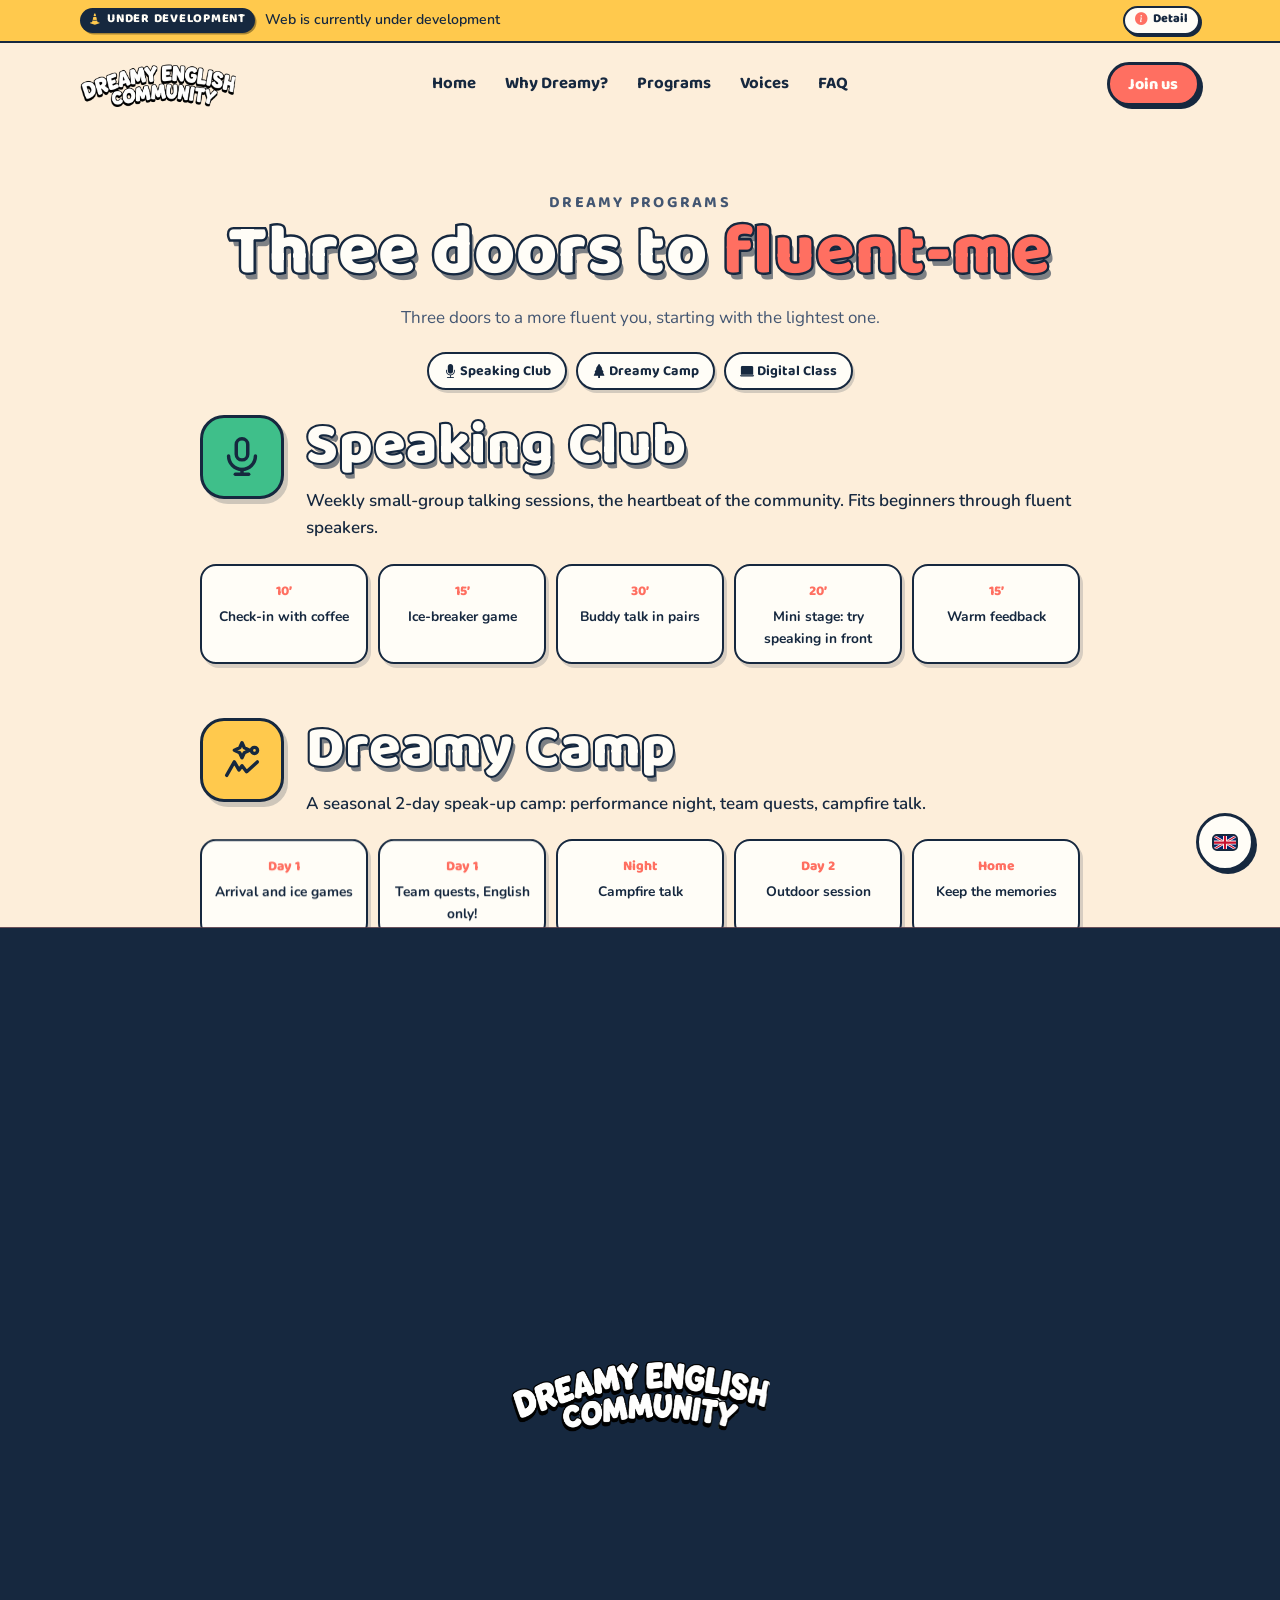
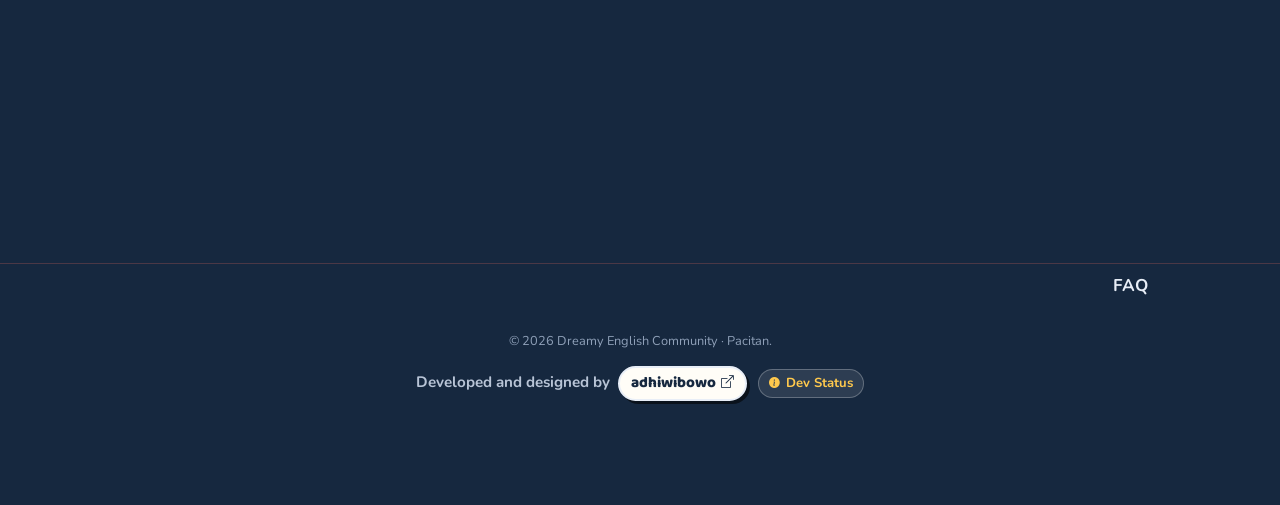
<file: programs.html>
<!DOCTYPE html>
<html lang="en" data-lang="en">
<head>
  <meta charset="UTF-8" />
  <meta name="viewport" content="width=device-width, initial-scale=1" />
  <title>Programs · Dreamy English Community Pacitan</title>
  <!-- Open Graph / WhatsApp / Facebook Share -->
  <meta property="og:type" content="website" />
  <meta property="og:title" content="Programs · Dreamy English Community Pacitan" />
  <meta property="og:description" content="Training programs at Dreamy English Community Pacitan: weekly Speaking Club, Dreamy Camp, and Digital Class." />
  <meta property="og:image" content="assets/img/og-hero.png" />
  <meta property="og:image:width" content="1200" />
  <meta property="og:image:height" content="630" />

  <!-- Twitter / X Card Share -->
  <meta name="twitter:card" content="summary_large_image" />
  <meta name="twitter:title" content="Programs · Dreamy English Community Pacitan" />
  <meta name="twitter:description" content="Training programs at Dreamy English Community Pacitan: weekly Speaking Club, Dreamy Camp, and Digital Class." />
  <meta name="twitter:image" content="assets/img/og-hero.png" />
  <meta name="theme-color" content="#fdeeda" />
  <link rel="icon" type="image/webp" href="assets/img/favicon.webp" />
  <link rel="apple-touch-icon" href="assets/img/favicon.webp" />
  <!-- Logo wordmark DMC (asli komunitas) -->
  <link rel="preload" as="image" type="image/webp" href="assets/img/DMC.webp" />
  <link rel="preconnect" href="https://fonts.googleapis.com" />
  <link rel="preconnect" href="https://fonts.gstatic.com" crossorigin />
  <link href="https://fonts.googleapis.com/css2?family=Baloo+2:wght@600;700;800&family=Nunito:wght@400;600;700;800&display=swap" rel="stylesheet" />
  <link rel="stylesheet" href="assets/css/style.css?v=22" />
  <!-- Bootstrap Icons: font ikon lokal (assets/vendor) -->
  <link rel="stylesheet" href="assets/vendor/bootstrap-icons/bootstrap-icons.min.css" />
  <!-- Satu modul JS per fungsi; i18n.js dimuat lebih dulu (kamus bahasa) -->
  <script src="assets/js/i18n.js?v=21" defer></script>
  <script src="assets/js/transition.js?v=18" defer></script>
  <script src="assets/js/nav.js?v=18" defer></script>
  <script src="assets/js/reveal.js?v=18" defer></script>
  <script src="assets/js/modal.js?v=18" defer></script>
  <script src="assets/js/stats.js?v=19" defer></script>
  <script src="assets/js/tilt.js?v=18" defer></script>
  <script src="assets/js/tooltip.js?v=19" defer></script>
</head>

<body data-meta-title="meta.title.programs" data-meta-desc="meta.desc.programs">
  <!-- Tirai transisi antar halaman -->
  <div class="page-curtain" aria-hidden="true">
    <div class="curtain curtain--a"></div>
    <div class="curtain curtain--b"><img src="assets/img/DMC.webp" alt="" width="967" height="272" decoding="async"></div>
  </div>

  <a class="skip-link" href="#main"><span data-i18n="a11y.skip">Skip to content →</span></a>

  <!-- ==================== HEADER STICKY (DEV BANNER + NAV) ==================== -->
  <div class="header-sticky">
    <!-- Section Under Development diatas navbar (tetap sticky saat discroll) -->
    <aside class="dev-banner" aria-label="Under Development announcement">
      <div class="wrap dev-banner__inner">
        <div class="dev-banner__content">
          <span class="dev-banner__badge">
            <i class="bi bi-cone-striped" aria-hidden="true"></i>
            <span data-i18n="dev.topbar.badge">Under Development</span>
          </span>
          <span class="dev-banner__msg hide-mobile" data-i18n="dev.topbar.msg">Web ini masih masa development</span>
        </div>
        <button type="button" class="dev-banner__btn" data-open-dev-modal aria-label="Lihat detail status development">
          <i class="bi bi-info-circle-fill" aria-hidden="true"></i>
          <span data-i18n="dev.topbar.btn">Detail</span>
        </button>
      </div>
    </aside>

    <!-- Navigasi -->
    <header class="nav">
      <div class="wrap nav__inner">
        <a class="nav__brand" href="index.html" data-page>
          <img class="brand-logo" src="assets/img/DMC.webp" alt="Dreamy English Community" width="967" height="272" decoding="async" fetchpriority="high">
        </a>

        <nav class="nav__links" aria-label="Main">
          <a href="index.html" data-page><span data-i18n="nav.home">Home</span></a>
          <a href="index.html#why" data-page><span data-i18n="nav.why">Why Dreamy?</span></a>
          <a href="programs.html" aria-current="page"><span data-i18n="nav.programs">Programs</span></a>
          <a href="index.html#voices" data-page><span data-i18n="nav.voices">Voices</span></a>
          <a href="index.html#faq" data-page><span data-i18n="nav.faq">FAQ</span></a>
        </nav>

        <div class="nav__actions">
          <button class="btn btn--coral btn--sm" data-open-modal>
            <span data-i18n="btn.join">Join us</span>
          </button>
        </div>
      </div>
    </header>
  </div>

  <!-- Tooltip ponsel: petunjuk ketuk logo untuk membuka menu.
       Muncul setiap muat ulang (tanpa penyimpanan), hanya < 810px (CSS). -->
  <div class="tip-menu" role="status">
    <p class="tip-menu__text" data-i18n="tip.text">Tap the logo to open the menu</p>
    <button class="btn btn--coral btn--sm tip-menu__btn" type="button" data-tip-close>
      <span data-i18n="tip.ok">Got it</span>
    </button>
  </div>

  <div class="nav__sheet" id="menu-sheet">
    <button class="sheet__close" data-close-menu aria-label="Close menu / tutup menu">
      <svg viewBox="0 0 24 24" fill="none" stroke="currentColor" stroke-width="3" stroke-linecap="round"><path d="M5 5l14 14M19 5L5 19"/></svg>
    </button>
    <a href="index.html" data-page><span data-i18n="nav.home">Home</span></a>
    <a href="index.html#why" data-page><span data-i18n="nav.why">Why Dreamy?</span></a>
    <a href="programs.html"><span data-i18n="nav.programs">Programs</span></a>
    <a href="index.html#voices" data-page><span data-i18n="nav.voices">Voices</span></a>
    <a href="index.html#faq" data-page><span data-i18n="nav.faq">FAQ</span></a>
    <button class="btn btn--coral" data-open-modal><span data-i18n="sheet.join">Join the community</span></button>
    <p class="sheet-tag"><i class="bi bi-stars" aria-hidden="true"></i> <span data-i18n="sheet.tag.programs">Pick your class, come along, keep talking</span></p>
  </div>

  <main id="main">
    <!-- Header halaman -->
    <section class="page-hero" data-bg="#fdeeda">
      <div class="wrap">
        <p class="eyebrow reveal" data-i18n="pg.eyebrow">Dreamy programs</p>
        <h1 class="sticker reveal" style="--d:1"><span data-i18n="pg.rest">Three doors to</span> <span style="color:var(--coral)" data-i18n="pg.hl">fluent-me</span></h1>
        <p class="section-sub reveal" style="--d:2" data-i18n="pg.sub">Three doors to a more fluent you, starting with the lightest one.</p>
        <div class="chips reveal" style="--d:3">
          <span><i class="bi bi-mic-fill" aria-hidden="true"></i> Speaking Club</span>
          <span><i class="bi bi-tree-fill" aria-hidden="true"></i> Dreamy Camp</span>
          <span><i class="bi bi-laptop-fill" aria-hidden="true"></i> Digital Class </i></span></span>
        </div>
      </div>
    </section>

    <div class="program-page" data-bg="#e9f7fb">
      <div class="wrap">
        <!-- ============ Program 1 ============ -->
        <article class="program-detail reveal" id="speaking-club">
          <div class="row">
            <div class="big-icon" style="--icon-bg: var(--leaf)">
              <svg viewBox="0 0 24 24" fill="none" stroke="currentColor" stroke-width="1.8" stroke-linecap="round" stroke-linejoin="round">
                <rect x="9" y="2.5" width="6" height="11" rx="3"/>
                <path d="M5 11.5a7 7 0 0 0 14 0"/>
                <path d="M12 18.5V21"/><path d="M8.5 21h7"/>
              </svg>
            </div>
            <div>
              <h2 class="sticker">Speaking Club</h2>
              <p class="lead" data-i18n="d1.body">Weekly small-group talking sessions, the heartbeat of the community. Fits beginners through fluent speakers.</p>
            </div>
          </div>
          <!-- TODO: sesuaikan ritme sesi dengan kebiasaan komunitas -->
          <ul class="flow" data-stagger>
            <li><em>10’</em><span data-i18n="d1.f1">Check-in with coffee</span></li>
            <li><em>15’</em><span data-i18n="d1.f2">Ice-breaker game</span></li>
            <li><em>30’</em><span data-i18n="d1.f3">Buddy talk in pairs</span></li>
            <li><em>20’</em><span data-i18n="d1.f4">Mini stage: try speaking in front</span></li>
            <li><em>15’</em><span data-i18n="d1.f5">Warm feedback</span></li>
          </ul>
        </article>

        <!-- ============ Program 2 ============ -->
        <article class="program-detail reveal" id="dreamy-camp">
          <div class="row">
            <div class="big-icon" style="--icon-bg: var(--sun)">
              <svg viewBox="0 0 24 24" fill="none" stroke="currentColor" stroke-width="1.8" stroke-linecap="round" stroke-linejoin="round">
                <path d="M12 3l1.2 2.6L16 6.9l-2.8 1.3L12 10.8l-1.2-2.6L8 6.9l2.8-1.3z"/>
                <path d="M4 20l4-7 2.4 4.2L12 15l2.4 3.1L20 13"/>
                <circle cx="18.5" cy="7" r="1.6"/>
              </svg>
            </div>
            <div>
              <h2 class="sticker">Dreamy Camp</h2>
              <p class="lead" data-i18n="d2.body">A seasonal 2-day speak-up camp: performance night, team quests, campfire talk.</p>
            </div>
          </div>
          <ul class="flow" data-stagger>
            <li><em>Day 1</em><span data-i18n="d2.f1">Arrival and ice games</span></li>
            <li><em>Day 1</em><span data-i18n="d2.f2">Team quests, English only!</span></li>
            <li><em>Night</em><span data-i18n="d2.f3">Campfire talk</span></li>
            <li><em>Day 2</em><span data-i18n="d2.f4">Outdoor session</span></li>
            <li><em>Home</em><span data-i18n="d2.f5">Keep the memories</span></li>
          </ul>
        </article>

        <!-- ============ Program 3 ============ -->
        <article class="program-detail reveal" id="digital-class">
          <div class="row">
            <div class="big-icon" style="--icon-bg: var(--sky)">
              <svg viewBox="0 0 24 24" fill="none" stroke="currentColor" stroke-width="1.8" stroke-linecap="round" stroke-linejoin="round">
                <rect x="3" y="4.5" width="18" height="12" rx="2.5"/>
                <path d="M9 20h6"/><path d="M12 16.5V20"/>
                <path d="M10 8.2l4 2.3-4 2.3z"/>
              </svg>
            </div>
            <div>
              <span class="soon-note"><i class="bi bi-hourglass-split" aria-hidden="true"></i> <span data-i18n="soon.badge">Coming soon</span></span>
              <h2 class="sticker">Digital Class</h2>
              <p class="lead" data-i18n="d3.body">Short online classes: pronunciation, grammar pills, presentation basics.</p>
            </div>
          </div>
          <ul class="flow" data-stagger>
            <li><em>Live</em><span data-i18n="d3.f1">Online class each week</span></li>
            <li><em>Pills</em><span data-i18n="d3.f2">5-minute grammar pills</span></li>
            <li><em>Drill</em><span data-i18n="d3.f3">Self-paced drills</span></li>
            <li><em>Gig</em><span data-i18n="d3.f4">Mini presentation gigs</span></li>
            <li><em>Cert</em><span data-i18n="d3.f5">Small certificate</span></li>
          </ul>
        </article>
      </div>
    </div>

    <!-- CTA -->
    <section class="join" id="join" data-bg="#ffeee9">
      <div class="wrap">
        <p class="eyebrow reveal" data-i18n="jn2.eyebrow">Pick one, or all three</p>
        <h2 class="reveal sticker" style="--d:1"><span data-i18n="jn2.rest">See you at the</span> <span style="color:var(--coral)" data-i18n="jn2.hl">next meetup</span></h2>
        <p class="section-sub reveal" style="--d:2" data-i18n="jn2.sub">No level bar to clear, just the intention to come. We clear the rest together.</p>
        <div class="join__cta reveal" style="--d:3">
          <button class="btn btn--coral" data-open-modal><span data-i18n="jn1.cta">Join us now</span></button>
          <a class="btn btn--ghost" href="index.html" data-page><span data-i18n="jn.back">Back to home</span></a>
        </div>
      </div>
    </section>
  </main>

  <!-- Footer -->
  <footer class="footer">
    <div class="wrap footer__grid">
      <div>
        <p class="brand">Dreamy English Community</p>
        <p data-i18n="foot.about">Learning English together with the Pacitan community, a human way.</p>
      </div>
      <nav class="footer__links" aria-label="Footer">
        <!-- TODO: ganti tautan sosial media komunitas -->
        <a href="https://www.instagram.com/dreamy.english.community/?hl=id" target="_blank" rel="noopener">Instagram</a>
        <a href="#" rel="noopener">WhatsApp</a>
        <a href="index.html" data-page><span data-i18n="nav.home">Home</span></a>
        <a href="index.html#faq" data-page><span data-i18n="nav.faq">FAQ</span></a>
      </nav>
    </div>
    <small>© <span id="year">2026</span> Dreamy English Community · Pacitan.</small>
    <p class="foot-credit">
      Developed and designed by
      <a href="https://adhiwibowo.my.id" target="_blank" rel="noopener">adhiwibowo <i class="bi bi-box-arrow-up-right" aria-hidden="true"></i></a>
      <button type="button" class="foot-dev-btn" data-open-dev-modal aria-label="Lihat status development"><i class="bi bi-info-circle-fill" aria-hidden="true"></i> <span data-i18n="dev.status_btn">Status Dev</span></button>
    </p>
  </footer>

  <!-- ==================== MODAL (UNDER DEVELOPMENT) ==================== -->
  <div class="modal modal--dev" id="modal-dev" role="dialog" aria-modal="true" aria-labelledby="dev-modal-badge" hidden>
    <div class="modal__backdrop" data-close-dev-modal></div>
    <div class="modal__shell dev-modal__shell">
      <button class="modal__close dev-modal__close" data-close-dev-modal aria-label="Tutup / Close">
        <svg viewBox="0 0 24 24" fill="none" stroke="currentColor" stroke-width="3" stroke-linecap="round"><path d="M5 5l14 14M19 5L5 19"/></svg>
      </button>

      <div class="modal__panel dev-modal__panel">
        <div class="dev-modal__badge" id="dev-modal-badge">
          <i class="bi bi-cone-striped" aria-hidden="true"></i>
          <span data-i18n="dev.badge">Under Development</span>
        </div>

        <img class="modal__logo" src="assets/img/DMC.webp" alt="Dreamy English Community" width="967" height="272" decoding="async">

        <div class="dev-modal__card">
          <p class="dev-modal__text" data-i18n="dev.desc">
            Website ini saat ini masih dalam masa development oleh <strong>adhiwibowo</strong>. Kamu bisa mencoba demo interaktif untuk melihat tampilan dan fitur, atau hubungi developer langsung jika ada pertanyaan maupun keperluan kerjasama.
          </p>
          <div class="dev-modal__author">
            <span class="dev-modal__avatar"><i class="bi bi-person-fill" aria-hidden="true"></i></span>
            <span>
              <span data-i18n="dev.author_by">Developer:</span>
              <a href="https://adhiwibowo.my.id" target="_blank" rel="noopener" class="dev-modal__author-link">adhiwibowo <i class="bi bi-box-arrow-up-right" aria-hidden="true"></i></a>
            </span>
          </div>
        </div>

        <div class="dev-modal__actions">
          <button type="button" class="btn btn--coral dev-modal__btn" data-close-dev-modal id="btn-coba-demo">
            <i class="bi bi-play-circle-fill" aria-hidden="true"></i>
            <span data-i18n="dev.demo">Coba Demo</span>
          </button>
          <a class="btn btn--ghost dev-modal__btn" href="https://adhiwibowo.my.id" target="_blank" rel="noopener" id="btn-hubungi-dev">
            <i class="bi bi-chat-dots-fill" aria-hidden="true"></i>
            <span data-i18n="dev.contact">Hubungi Developer</span>
            <i class="bi bi-box-arrow-up-right" style="font-size:0.82em;" aria-hidden="true"></i>
          </a>
        </div>
      </div>
    </div>
  </div>

  <!-- Modal join (identik dengan halaman utama) -->
  <div class="modal" id="modal-join" role="dialog" aria-modal="true" aria-labelledby="join-title" hidden>
    <div class="modal__backdrop" data-close-modal></div>
    <div class="modal__shell">
      <button class="modal__close" data-close-modal aria-label="Tutup / Close">
        <svg viewBox="0 0 24 24" fill="none" stroke="currentColor" stroke-width="3" stroke-linecap="round"><path d="M5 5l14 14M19 5L5 19"/></svg>
      </button>

      <div class="modal__panel">
        <img class="modal__logo" src="assets/img/DMC.webp" alt="" width="967" height="272" loading="lazy" decoding="async">
        <h3 id="join-title"><span data-i18n="modal.title">Join Dreamy!</span> <i class="bi bi-stars" style="color:var(--coral)" aria-hidden="true"></i></h3>
        <p class="modal__intro" data-i18n="modal.intro">Three easy steps to join the community:</p>
        <ol class="modal__steps">
          <li><span class="n">1</span><span data-i18n="modal.s1">Say hi on our contact, and the admin will greet you.</span></li>
          <li><span class="n">2</span><span data-i18n="modal.s2">Join the community group for schedules.</span></li>
          <li><span class="n">3</span><span data-i18n="modal.s3">Show up and shine at the next meetup!</span></li>
        </ol>
        <!-- TODO: ganti tautan berikut dengan kontak asli komunitas -->
        <div class="modal__links">
          <a class="btn btn--coral" href="#" rel="noopener"><span data-i18n="modal.wa">Chat via WhatsApp</span></a>
          <a class="btn btn--ghost" href="https://www.instagram.com/dreamy.english.community/?hl=id" target="_blank" rel="noopener"><span data-i18n="modal.ig">DM via Instagram</span></a>
        </div>
      </div>
    </div>
  </div>

  <!-- Pemilih bahasa melayang: fixed kanan bawah, tetap terpakai saat digulir.
       Bendera SVG inline (UK / Indonesia / Jerman), pilih via klik atau tap. -->
  <div class="lang-fab">
    <div class="lang-pop" id="lang-pop" hidden>
      <p class="lang-pop__title" data-i18n="lang.title">Language</p>
      <button type="button" class="lang-pop__item" data-lang-choice="en" aria-pressed="true">
        <svg class="flag flag--en" viewBox="0 0 60 36" aria-hidden="true" focusable="false"><rect width="60" height="36" fill="#012169"/><path d="M0 0l60 36M60 0L0 36" stroke="#fff" stroke-width="7"/><path d="M0 0l60 36M60 0L0 36" stroke="#C8102E" stroke-width="3"/><path d="M30 0v36M0 18h60" stroke="#fff" stroke-width="11"/><path d="M30 0v36M0 18h60" stroke="#C8102E" stroke-width="6"/></svg>
        <span data-i18n="lang.en">English</span>
        <i class="bi bi-check2" aria-hidden="true"></i>
      </button>
      <button type="button" class="lang-pop__item" data-lang-choice="id" aria-pressed="false">
        <svg class="flag flag--id" viewBox="0 0 60 36" aria-hidden="true" focusable="false"><rect width="60" height="18" fill="#CE1126"/><rect y="18" width="60" height="18" fill="#fff"/></svg>
        <span data-i18n="lang.id">Indonesian</span>
        <i class="bi bi-check2" aria-hidden="true"></i>
      </button>
      <button type="button" class="lang-pop__item" data-lang-choice="de" aria-pressed="false">
        <svg class="flag flag--de" viewBox="0 0 60 36" aria-hidden="true" focusable="false"><rect width="60" height="12" fill="#1a1a1a"/><rect y="12" width="60" height="12" fill="#DD0000"/><rect y="24" width="60" height="12" fill="#FFCE00"/></svg>
        <span data-i18n="lang.de">German</span>
        <i class="bi bi-check2" aria-hidden="true"></i>
      </button>
    </div>
    <button type="button" class="lang-fab__btn" data-lang-toggle aria-expanded="false" aria-controls="lang-pop" aria-label="Pilih bahasa / choose language">
      <svg class="flag flag--en" viewBox="0 0 60 36" aria-hidden="true" focusable="false"><rect width="60" height="36" fill="#012169"/><path d="M0 0l60 36M60 0L0 36" stroke="#fff" stroke-width="7"/><path d="M0 0l60 36M60 0L0 36" stroke="#C8102E" stroke-width="3"/><path d="M30 0v36M0 18h60" stroke="#fff" stroke-width="11"/><path d="M30 0v36M0 18h60" stroke="#C8102E" stroke-width="6"/></svg>
      <svg class="flag flag--id" viewBox="0 0 60 36" aria-hidden="true" focusable="false"><rect width="60" height="18" fill="#CE1126"/><rect y="18" width="60" height="18" fill="#fff"/></svg>
      <svg class="flag flag--de" viewBox="0 0 60 36" aria-hidden="true" focusable="false"><rect width="60" height="12" fill="#1a1a1a"/><rect y="12" width="60" height="12" fill="#DD0000"/><rect y="24" width="60" height="12" fill="#FFCE00"/></svg>
    </button>
  </div>

</body>
</html>
</file>
<file: assets/css/style.css>
/* ==========================================================================
   Dreamy English Community · Pacitan
   Style sheet original (ditulis dari nol).
   Fitur: responsivitas (fp-fluid + breakpoint 810px),
          animasi halaman, transisi antar-halaman, reveal on scroll,
          modal "bounce-in", marquee, aksen warna per section,
          dukungan prefers-reduced-motion.
   Catatan: font Baloo 2 + Nunito dimuat dari Google Fonts (gratis).
            Jika offline, otomatis memakai font sistem.
   ========================================================================== */

/* ---------- 1. Desain token ---------- */
:root {
  /* Palet orisinal: ganti di sini untuk mengubah seluruh nuansa situs */
  --ink:        #16283f;   /* biru tua (teks/garis) */
  --ink-soft:   #435672;
  --paper:      #fffdf7;   /* putih gading (kartu) */
  --cream:      #fdf2e2;   /* dasar hero */
  --coral:      #ff6f61;
  --sun:        #ffc94d;
  --sky:        #5ec8f0;
  --leaf:       #3fbf8a;
  --grape:      #8a7bf7;
  --pink:       #ffb48c;

  --font-display: "Baloo 2", "Trebuchet MS", system-ui, -apple-system, sans-serif;
  --font-body:    "Nunito", system-ui, -apple-system, "Segoe UI", sans-serif;

  /* Lebar teks outline ikut skala ukuran font (halus di semua ukuran) */
  --stroke-w: clamp(2px, 0.055em + 1px, 6px);

  --radius-lg: 26px;
  --radius-md: 18px;

  /* Kurva: overshoot lembut untuk pop/bounce, lainnya alami */
  --ease-pop:  cubic-bezier(0.2, 0.9, 0.3, 1.25);
  --ease-out:  cubic-bezier(0.22, 1, 0.36, 1);
  --ease-swap: cubic-bezier(0.44, 0, 0.56, 1);

  --nav-h: 84px;
  --wrap: 1120px;
}

/* ---------- 2. Dasar ---------- */
*, *::before, *::after { box-sizing: border-box; margin: 0; padding: 0; }

html {
  scroll-behavior: smooth;
  /* mencegah scroll horizontal dari marquee/dekorasi */
  overflow-x: clip;
  /* Kanvas di luar body (mis. bawah footer pada layar sangat tinggi)
     mewarna gelap persis footer, bukan warna section = tanpa blank */
  background-color: var(--ink);
}

body {
  font-family: var(--font-body);
  font-size: 17px;
  line-height: 1.6;
  color: var(--ink);
  /* Latar bergeser lembut saat pengunjung melewati section berbeda
     (fitur "background color transition") */
  background-color: var(--page-bg, var(--cream));
  transition: background-color 0.9s var(--ease-swap);
  overflow-x: clip;
}

img, svg { display: block; max-width: 100%; }
a { color: inherit; text-decoration: none; }
ul, ol { list-style: none; }
button { font: inherit; border: 0; background: none; cursor: pointer; color: inherit; }

::selection { background: var(--sun); color: var(--ink); }

::-webkit-scrollbar { width: 10px; }
::-webkit-scrollbar-track { background: transparent; }
::-webkit-scrollbar-thumb {
  background: color-mix(in srgb, var(--ink) 55%, transparent);
  border-radius: 99px;
  border: 2px solid transparent;
  background-clip: content-box;
}

:focus-visible {
  outline: 3px solid var(--grape);
  outline-offset: 3px;
  border-radius: 6px;
}

.wrap {
  width: min(100% - 2.5rem, var(--wrap));
  margin-inline: auto;
}

/* Tautan lewati-konten (muncul saat difokuskan) */
.skip-link {
  position: fixed;
  top: 0.6rem;
  left: 0.6rem;
  z-index: 90;
  font-family: var(--font-display);
  font-weight: 700;
  background: var(--ink);
  color: #fff;
  border-radius: 999px;
  padding: 0.55em 1.1em;
  transform: translateY(-300%);
  transition: transform 0.25s ease;
}
.skip-link:focus-visible { transform: none; }

/* Utilitas teks gaya "stiker outline + bayangan keras"
   (teknik: paint-order + text-stroke, ditulis mandiri) */
.sticker {
  font-family: var(--font-display);
  font-weight: 800;
  color: var(--paper);
  -webkit-text-stroke: var(--stroke-w) var(--ink);
  paint-order: stroke fill;
  text-shadow:
    calc(var(--stroke-w) * 0.8) calc(var(--stroke-w) * 1.4) 0
    color-mix(in srgb, var(--ink) 55%, transparent);
  line-height: 1.08;
  letter-spacing: 0.01em;
}

/* Split bilingual: baris Inggris utama, baris Indonesia pendamping */
.eyebrow {
  font-family: var(--font-display);
  font-weight: 700;
  font-size: clamp(0.82rem, 1vw + 0.4rem, 1rem);
  letter-spacing: 0.14em;
  text-transform: uppercase;
  color: var(--ink-soft);
}

.section-head {
  max-width: 640px;
  margin-inline: auto;
  text-align: center;
  margin-bottom: clamp(2rem, 4vw, 3.4rem);
}
.section-head h2 {
  font-size: clamp(2rem, 3.2vw + 1rem, 3.4rem);
  margin: 0.3em 0 0.45em;
}
.section-head .section-sub {
  color: var(--ink-soft);
  font-size: clamp(1rem, 0.6vw + 0.85rem, 1.15rem);
}

/* ---------- 3. Tombol (hover "3D shift": melempar bayangan) ---------- */
.btn {
  --btn-bg: var(--sun);
  position: relative;
  display: inline-flex;
  align-items: center;
  gap: 0.6em;
  font-family: var(--font-display);
  font-weight: 800;
  font-size: clamp(1rem, 0.4vw + 0.9rem, 1.2rem);
  line-height: 1.2;
  color: var(--ink);
  background: var(--btn-bg);
  border: 3px solid var(--ink);
  border-radius: 999px;
  padding: 0.85em 1.5em;
  box-shadow: 4px 4px 0 var(--ink);
  transition: transform 0.18s ease, box-shadow 0.18s ease, background-color 0.18s ease;
  will-change: transform;
}
.btn:hover {
  transform: translate(-2px, -2px) rotate(-1.6deg);
  box-shadow: 7px 8px 0 var(--ink);
}
.btn:active {
  transform: translate(3px, 3px);
  box-shadow: 1px 1px 0 var(--ink);
}
.btn--coral { --btn-bg: var(--coral); color: var(--paper); }
.btn--ghost { --btn-bg: var(--paper); }
.btn--sm { padding: 0.6em 1.15em; font-size: 1rem; box-shadow: 3px 3px 0 var(--ink); }
/* ---------- 4. Pemilih bahasa melayang: tombol + popup berbendera ---------- */
.lang-fab {
  position: fixed;
  right: clamp(0.9rem, 2vw, 1.6rem);
  bottom: clamp(1.1rem, 4vh, 1.8rem);
  z-index: 70;
  display: grid;
  gap: 0.55rem;
  justify-items: end;
}
.lang-fab__btn {
  width: 58px;
  height: 58px;
  display: grid;
  place-items: center;
  border: 3px solid var(--ink);
  border-radius: 999px;
  background: var(--paper);
  box-shadow: 3px 3px 0 var(--ink);
  cursor: pointer;
  transition: transform 0.25s var(--ease-pop), box-shadow 0.25s ease;
}
/* bendera aktif di dalam tombol (lainnya disorok lewat data-lang pada html) */
.lang-fab__btn .flag { display: none; width: 26px; height: auto; border-radius: 5px; border: 2px solid var(--ink); background: #fff; }
html[data-lang="en"] .lang-fab__btn .flag--en,
html[data-lang="id"] .lang-fab__btn .flag--id,
html[data-lang="de"] .lang-fab__btn .flag--de { display: block; }
.lang-fab__btn:hover { transform: rotate(-6deg) scale(1.07); }
.lang-fab__btn:active { transform: translate(2px, 2px); box-shadow: 1px 1px 0 var(--ink); }
.lang-fab__btn:focus-visible { outline: 3px solid var(--coral); outline-offset: -3px; }
/* panel popup bendera, muncul di atas tombol */
.lang-pop {
  min-width: 216px;
  padding: 0.65rem;
  background: var(--paper);
  border: 3px solid var(--ink);
  border-radius: 18px;
  box-shadow: 5px 5px 0 var(--ink);
  transform-origin: bottom right;
}
.lang-pop[hidden] { display: none; }
body.lang-pop-open .lang-pop { animation: popIn 0.28s var(--ease-pop); }
@keyframes popIn {
  from { opacity: 0; transform: scale(0.7) translateY(10px); }
  to { opacity: 1; transform: none; }
}
.lang-pop__title {
  padding: 0 0.45rem 0.5rem;
  font-family: var(--font-display);
  font-weight: 800;
  font-size: 0.7rem;
  letter-spacing: 0.16em;
  text-transform: uppercase;
  color: var(--ink-soft);
}
.lang-pop__item {
  display: flex;
  align-items: center;
  gap: 0.7rem;
  width: 100%;
  padding: 0.5rem 0.5rem;
  border: 0;
  border-radius: 12px;
  background: none;
  cursor: pointer;
  text-align: left;
  font-family: var(--font-display);
  font-weight: 800;
  font-size: 1rem;
  color: var(--ink);
  transition: background 0.18s ease, transform 0.18s ease;
}
.lang-pop__item:hover { background: color-mix(in srgb, var(--sun) 28%, transparent); transform: translateX(3px); }
.lang-pop__item[aria-pressed="true"] { background: color-mix(in srgb, var(--leaf) 24%, transparent); }
.lang-pop__item:focus-visible { outline: 3px solid var(--coral); outline-offset: -3px; }
.lang-pop__item .flag { width: 36px; flex: none; border-radius: 6px; border: 2px solid var(--ink); background: #fff; }
.lang-pop__item .bi { margin-left: auto; color: var(--leaf); opacity: 0; transition: opacity 0.18s ease; }
.lang-pop__item[aria-pressed="true"] .bi { opacity: 1; }
/* Pergantian bahasa: teks fade keluar lalu fade masuk (teks murni, tanpa campur) */
html.i18n-out [data-i18n] { animation: i18nOut 0.2s ease forwards; }
html.i18n-in [data-i18n] { animation: i18nIn 0.22s ease both; }
@keyframes i18nOut { to { opacity: 0; } }
@keyframes i18nIn { from { opacity: 0; } to { opacity: 1; } }
@media (prefers-reduced-motion: reduce) {
  html.i18n-out [data-i18n],
  html.i18n-in [data-i18n],
  body.lang-pop-open .lang-pop { animation: none; }
}

/* ---------- 3b. Bootstrap Icons (pengganti emotikon): sejajar & rapi ---------- */
.bi {
  line-height: 1;
  vertical-align: -0.08em;
  display: inline-block;
}
.spark .bi { vertical-align: 0.02em; }

/* ---------- 4a. Header Sticky & Banner Under Development ---------- */
.header-sticky {
  position: sticky;
  top: 0;
  z-index: 45;
  width: 100%;
}
.header-sticky .nav {
  position: relative;
  top: auto;
}
.dev-banner {
  background: var(--sun);
  color: var(--ink);
  border-bottom: 2.5px solid var(--ink);
  font-family: var(--font-body);
  position: relative;
  z-index: 46;
}
.dev-banner__inner {
  display: flex;
  align-items: center;
  justify-content: space-between;
  gap: 0.75rem;
  padding: 0.35rem 0;
  min-height: 38px;
}
.dev-banner__content {
  display: inline-flex;
  align-items: center;
  gap: 0.65rem;
  flex-wrap: wrap;
}
.dev-banner__badge {
  display: inline-flex;
  align-items: center;
  gap: 0.35rem;
  background: var(--ink);
  color: var(--paper);
  border-radius: 999px;
  padding: 0.18em 0.7em;
  font-family: var(--font-display);
  font-weight: 800;
  font-size: 0.78rem;
  letter-spacing: 0.06em;
  text-transform: uppercase;
  box-shadow: 1.5px 1.5px 0 color-mix(in srgb, #000 35%, transparent);
}
.dev-banner__badge .bi {
  color: var(--sun);
  font-size: 0.95em;
}
.dev-banner__msg {
  font-size: 0.88rem;
  font-weight: 600;
  color: var(--ink);
}
.dev-banner__link {
  font-weight: 800;
  text-decoration: underline;
  text-underline-offset: 2px;
  color: var(--ink);
  transition: color 0.15s ease;
}
.dev-banner__link:hover {
  color: var(--coral);
}
.dev-banner__link .bi {
  font-size: 0.82em;
}
.dev-banner__btn {
  display: inline-flex;
  align-items: center;
  gap: 0.35rem;
  background: var(--paper);
  color: var(--ink);
  border: 2px solid var(--ink);
  border-radius: 999px;
  padding: 0.22em 0.8em;
  font-family: var(--font-display);
  font-weight: 800;
  font-size: 0.78rem;
  box-shadow: 2px 2px 0 var(--ink);
  cursor: pointer;
  white-space: nowrap;
  flex-shrink: 0;
  transition: transform 0.15s ease, box-shadow 0.15s ease, background 0.15s ease;
}
.dev-banner__btn .bi {
  color: var(--coral);
}
.dev-banner__btn:hover {
  transform: translate(-1px, -1px);
  box-shadow: 3px 3px 0 var(--ink);
  background: #fff;
}
.dev-banner__btn:active {
  transform: translate(1px, 1px);
  box-shadow: 1px 1px 0 var(--ink);
}

@media (max-width: 600px) {
  .dev-banner__inner {
    padding: 0.3rem 0;
    min-height: 34px;
    gap: 0.45rem;
  }
  .dev-banner__content {
    gap: 0.4rem;
  }
  .dev-banner__badge {
    font-size: 0.72rem;
    padding: 0.15em 0.55em;
  }
  .dev-banner__msg {
    font-size: 0.82rem;
  }
  .dev-banner__btn {
    font-size: 0.72rem;
    padding: 0.18em 0.6em;
  }
}

@media (max-width: 540px) {
  .dev-banner__msg,
  .dev-banner .hide-mobile {
    display: none;
  }
}

/* ---------- 4. Navigasi sticky ---------- */
.nav {
  position: sticky;
  top: 0;
  z-index: 40;
  height: var(--nav-h);
  display: flex;
  align-items: center;
  background: transparent;
  transition: background-color 0.4s ease, box-shadow 0.4s ease, backdrop-filter 0.4s ease;
}
body.nav-solid .nav {
  background: color-mix(in srgb, var(--page-bg, var(--cream)) 84%, transparent);
  backdrop-filter: blur(10px) saturate(1.3);
  box-shadow: 0 3px 0 color-mix(in srgb, var(--ink) 10%, transparent);
}
.nav__inner {
  display: grid;
  grid-template-columns: 1fr auto 1fr;
  align-items: center;
  gap: 1.5rem;
}
/* Ponsel (dasar): logo di tengah bar & berfungsi pembuka menu sheet.
   Desktop (min 810px) menggeser logo kembali ke kiri via media query di bawah. */
.nav__brand {
  grid-column: 2;
  justify-self: center;
  display: inline-flex;
  align-items: center;
  cursor: pointer;
  -webkit-tap-highlight-color: transparent;
}
/* Logo wordmark DMC (rasio asli 3868x1088) */
.nav__brand .brand-logo { height: clamp(30px, 2vw + 22px, 44px); width: auto; }

.nav__links {
  display: none; /* ponsel: tersembunyi; desktop mengaktifkannya di min 810px */
  align-items: center;
  gap: 1.6rem;
  font-family: var(--font-display);
  font-weight: 700;
  font-size: 1.05rem;
}
.nav__links a {
  position: relative;
  padding: 0.3em 0.1em;
}
/* garis bawah melompat saat hover */
.nav__links a::after {
  content: "";
  position: absolute;
  left: 0; right: 0; bottom: -2px;
  height: 3px;
  border-radius: 3px;
  background: var(--coral);
  transform: scaleX(0);
  transform-origin: right;
  transition: transform 0.32s var(--ease-pop);
}
.nav__links a:hover::after {
  transform: scaleX(1);
  transform-origin: left;
}
.nav__actions { justify-self: end; display: flex; align-items: center; gap: 0.8rem; }
/* Tombol Join hanya tampil di desktop (min 810px) */
.nav__actions .btn { display: none; }

/* Sheet menu penuh (dibuka lewat logo): tombol tutup di kanan atas + logo dekoratif */
.sheet__close {
  position: absolute;
  top: 1.1rem;
  right: 1.1rem;
  width: 46px; height: 46px;
  display: grid;
  place-items: center;
  border: 3px solid var(--ink);
  border-radius: 999px;
  background: var(--coral);
  color: var(--paper);
  box-shadow: 3px 3px 0 var(--ink);
  transition: transform 0.2s ease, box-shadow 0.2s ease;
}
.sheet__close:hover { transform: rotate(10deg) scale(1.06); }
.sheet__close:active { transform: translate(2px, 2px); box-shadow: 1px 1px 0 var(--ink); }
.sheet__close svg { width: 18px; }

/* Menu layar penuh: sheet dibuka lewat logo, dengan stagger tiap link */
.nav__sheet {
  position: fixed;
  inset: 0;
  z-index: 50; /* di atas nav-bar agar tombol X tidak tertutup */
  display: none;
  flex-direction: column;
  justify-content: center;
  align-items: center;
  gap: 0.4rem;
  background: color-mix(in srgb, var(--cream) 90%, var(--sun) 10%);
  padding: calc(var(--nav-h) + 2rem) 2rem 3rem;
  text-align: center;
}
.nav__sheet a {
  font-family: var(--font-display);
  font-weight: 800;
  font-size: clamp(1.9rem, 7vw, 2.8rem);
  padding: 0.25em 0.5em;
  opacity: 0;
  transform: translateY(-14px);
  transition: opacity 0.4s ease, transform 0.5s var(--ease-pop);
  transition-delay: calc(var(--i, 0) * 60ms);
}
.nav__sheet a:hover { color: var(--coral); }
body.menu-open .nav__sheet a { opacity: 1; transform: none; }
.nav__sheet .sheet-tag { color: var(--ink-soft); font-weight: 700; margin-top: 1.2rem; }

body.menu-open .nav__sheet { display: flex; }
body.menu-open { overflow: hidden; }

/* ---------- 5. Hero ---------- */
.hero {
  position: relative;
  overflow: clip;
  padding: clamp(1.2rem, 3vh, 2.5rem) 0 clamp(0.8rem, 2vh, 1.8rem);
  min-height: calc(100svh - var(--nav-h));
  display: grid;
  align-content: center;
}
.hero__inner {
  display: grid;
  grid-template-columns: 1.15fr 0.85fr;
  gap: clamp(2rem, 4vw, 4rem);
  align-items: center;
}
.hero__badge {
  display: inline-flex;
  align-items: center;
  gap: 0.5em;
  font-family: var(--font-display);
  font-weight: 700;
  font-size: 0.95rem;
  background: var(--paper);
  border: 2.5px solid var(--ink);
  border-radius: 999px;
  padding: 0.45em 1em;
  box-shadow: 3px 3px 0 var(--ink);
  margin-bottom: 1.4rem;
}
.hero__badge .dot {
  width: 10px; height: 10px; border-radius: 99px;
  background: var(--leaf);
  box-shadow: 0 0 0 3px color-mix(in srgb, var(--leaf) 30%, transparent);
  animation: blip 2.2s ease-in-out infinite;
}
@keyframes blip { 50% { box-shadow: 0 0 0 7px color-mix(in srgb, var(--leaf) 14%, transparent); } }

.hero h1 {
  font-size: clamp(2.9rem, 6.2vw + 1rem, 5.6rem);
  max-width: 12ch;
}
.hero h1 .accent { color: var(--sun); }
.hero h1 .accent--coral { color: var(--coral); }
.hero__lead {
  margin-top: 1.2rem;
  font-size: clamp(1.05rem, 0.7vw + 0.9rem, 1.35rem);
  font-weight: 600;
  color: var(--ink);
  max-width: 46ch;
}
.hero__cta {
  display: flex;
  flex-wrap: wrap;
  gap: 1rem;
  margin-top: 1.8rem;
}
.hero__note { margin-top: 1rem; font-size: 0.85rem; color: var(--ink-soft); }

/* ---------- Maskot Kala & Bubble Awan di Hero ---------- */
.hero__mascot {
  position: relative;
  display: flex;
  flex-direction: column;
  align-items: flex-end;
  justify-content: flex-end;
  width: 100%;
  max-width: 560px;
  justify-self: end;
}
.hero__mascot-img {
  width: min(100%, 330px);
  height: auto;
  max-height: clamp(330px, 48vh, 470px);
  object-fit: contain;
  display: block;
  margin-right: 0;
  filter: drop-shadow(0 14px 24px rgba(26, 26, 26, 0.08));
  transform-origin: bottom center;
  animation: mascotIdle 6s ease-in-out infinite;
  z-index: 1;
}
.speech-cloud {
  position: absolute;
  top: clamp(-25px, -3vw, -10px);
  right: clamp(195px, 20vw, 245px);
  left: auto;
  width: clamp(230px, 25vw, 305px);
  aspect-ratio: 340 / 260;
  z-index: 2;
  transform-origin: bottom right;
  animation: cloudFloat 5.5s ease-in-out infinite 0.2s;
}
.speech-cloud__shape {
  width: 100%;
  height: 100%;
  overflow: visible;
  filter: drop-shadow(5px 6px 0 color-mix(in srgb, var(--ink) 22%, transparent));
}
.speech-cloud__content {
  position: absolute;
  top: 16px;
  left: 20px;
  right: 36px;
  bottom: 50px;
  display: flex;
  align-items: center;
  justify-content: center;
  text-align: center;
  pointer-events: none;
}
.speech-cloud__text {
  font-family: var(--font-display);
  font-weight: 800;
  font-size: clamp(1.2rem, 1.7vw, 1.65rem);
  color: var(--ink);
  line-height: 1.2;
  margin: 0;
}
@keyframes mascotIdle {
  0%, 100% { transform: translateY(0); }
  50%      { transform: translateY(-8px); }
}
@keyframes cloudFloat {
  0%, 100% { transform: translateY(0) rotate(-0.5deg); }
  50%      { transform: translateY(-10px) rotate(0.8deg); }
}

/* Indikator scroll dengan roda berjalan naik-turun terus */
.scroll-hint {
  display: flex;
  flex-direction: column;
  align-items: center;
  gap: 0.35rem;
  margin: clamp(0.8rem, 2vh, 1.6rem) auto 0;
  color: var(--ink-soft);
  font-family: var(--font-display);
  font-weight: 700;
  font-size: 0.8rem;
  letter-spacing: 0.16em;
  text-transform: uppercase;
}
.scroll-hint .mouse {
  width: 26px; height: 42px;
  border: 3px solid var(--ink);
  border-radius: 999px;
  position: relative;
  background: var(--paper);
}
.scroll-hint .mouse::before {
  content: "";
  position: absolute;
  left: 50%; top: 8px;
  width: 5px; height: 9px;
  margin-left: -2.5px;
  border-radius: 3px;
  background: var(--ink);
  animation: wheel 1.4s ease-in-out infinite;
}
@keyframes wheel {
  0%   { transform: translateY(0);    opacity: 1; }
  65%  { transform: translateY(11px); opacity: 0; }
  100% { transform: translateY(0);    opacity: 0; }
}

/* ---------- 6. Baris statistik ---------- */
.stats {
  display: grid;
  grid-template-columns: repeat(3, 1fr);
  gap: clamp(1rem, 2.5vw, 2.5rem);
  max-width: 780px;
  margin: 0 auto clamp(3rem, 7vh, 4.5rem);
  text-align: center;
}
.stat__num {
  font-family: var(--font-display);
  font-weight: 800;
  font-size: clamp(2.4rem, 4.6vw + 1rem, 4rem);
  color: var(--ink);
}
.stat__num .suffix { color: var(--coral); }
.stat__label { font-weight: 700; }

/* ---------- 7. Marquee teks berjalan ---------- */
.marquee {
  border-block: 3px solid var(--ink);
  background: var(--paper);
  overflow: clip;
  padding: 0.85rem 0;
}
.marquee__track {
  display: flex;
  gap: 2.6rem;
  width: max-content;
  font-family: var(--font-display);
  font-weight: 800;
  font-size: clamp(1.1rem, 1.4vw + 0.6rem, 1.6rem);
  letter-spacing: 0.06em;
  text-transform: uppercase;
  animation: marquee 26s linear infinite;
}
.marquee__track span { white-space: nowrap; }
.marquee__track .spark { color: var(--coral); }
@keyframes marquee { to { transform: translateX(-50%); } }
.marquee:hover .marquee__track { animation-play-state: paused; }

/* ---------- 8. Reveal on scroll (IntersectionObserver) ---------- */
.reveal {
  opacity: 0;
  transform: translateY(28px);
  transition:
    opacity 0.65s ease,
    transform 0.65s var(--ease-out);
  transition-delay: calc(var(--d, 0) * 85ms);
  will-change: opacity, transform;
}
.reveal.is-in { opacity: 1; transform: none; }

/* ---------- 9. Section "Mengapa Dreamy" ---------- */
.why { padding: clamp(3.5rem, 8vh, 6rem) 0; }
.why__grid {
  display: grid;
  grid-template-columns: repeat(4, 1fr);
  gap: clamp(1rem, 1.8vw, 1.6rem);
}
.card {
  background: var(--paper);
  border: 3px solid var(--ink);
  border-radius: var(--radius-lg);
  padding: 1.6rem 1.3rem 1.4rem;
  box-shadow: 5px 6px 0 color-mix(in srgb, var(--ink) 18%, transparent);
  transition: transform 0.3s var(--ease-pop), box-shadow 0.3s ease;
  position: relative;
}
.card:hover,
.card.is-active,
.card.reveal.is-in.is-active {
  transform: translateY(-6px) rotate(-0.8deg);
  box-shadow: 8px 10px 0 color-mix(in srgb, var(--ink) 22%, transparent);
}
.why__grid .card:nth-child(even).is-active,
.why__grid .card:nth-child(even):hover {
  transform: translateY(-6px) rotate(0.8deg);
}
.card__icon {
  width: 62px; height: 62px;
  display: grid; place-items: center;
  border: 3px solid var(--ink);
  border-radius: 18px;
  margin-bottom: 1.1rem;
  background: var(--icon-bg, var(--sky));
}
.card__icon svg { width: 34px; height: 34px; color: var(--ink); }
.card h3 {
  font-family: var(--font-display);
  font-weight: 800;
  font-size: 1.25rem;
  margin-bottom: 0.35rem;
}

/* ---------- 10. Program ---------- */
.programs {
  padding-block: clamp(3.5rem, 8vh, 6rem);
  background:
    radial-gradient(closest-side, color-mix(in srgb, var(--grape) 12%, transparent), transparent)
    no-repeat 85% 12% / 42rem 42rem;
}
.program-grid {
  display: grid;
  grid-template-columns: repeat(3, 1fr);
  gap: clamp(1.2rem, 2vw, 1.8rem);
}
.program {
  display: flex;
  flex-direction: column;
  gap: 0.9rem;
}
.program .tag,
.program-detail .tag {
  align-self: flex-start;
  font-family: var(--font-display);
  font-weight: 700;
  font-size: 0.82rem;
  letter-spacing: 0.1em;
  text-transform: uppercase;
  background: var(--tag-bg, var(--leaf));
  border: 2.5px solid var(--ink);
  border-radius: 999px;
  padding: 0.32em 0.9em;
}
/* Di luar wadah flex, tag butuh blok inline sendiri */
.program-detail .tag {
  display: inline-block;
  margin-bottom: 0.55rem;
}
/* Lencana "segera hadir" (Digital Class masih disiapkan) */
.tag--soon {
  --tag-bg: var(--sun);
  animation: soonWobble 2.8s ease-in-out infinite;
}
.tag--soon .bi {
  vertical-align: -0.12em;
  margin-right: 0.3rem;
}
/* Di kartu program, lencana soon menggantikan tautan detail dan menempel di dasar kartu */
.program .tag--soon { margin-top: auto; }
@keyframes soonWobble {
  0%, 100% { transform: rotate(0deg); }
  25% { transform: rotate(-2deg); }
  75% { transform: rotate(2deg); }
}
@media (prefers-reduced-motion: reduce) {
  .tag--soon { animation: none; }
}
.program .list { display: grid; gap: 0.4rem; font-size: 0.98rem; }
.program .list li {
  display: flex;
  gap: 0.5rem;
  align-items: flex-start;
}
.program .list li::before {
  /* bi-stars: glif ikon dari font bootstrap-icons (bukan karakter teks) */
  font-family: "bootstrap-icons";
  content: "\f589";
  font-size: 0.8em;
  color: var(--coral);
  flex: none;
  transform: translateY(2px);
}
.program .more {
  margin-top: auto;
  display: inline-flex;
  align-items: center;
  gap: 0.45em;
  font-family: var(--font-display);
  font-weight: 700;
  color: var(--ink);
}
.program .more svg {
  width: 18px;
  height: 18px;
  flex: none;
  transition: transform 0.3s var(--ease-pop);
}
.program:hover .more svg,
.program.is-active .more svg { transform: translateX(5px); }

/* ---------- 11. Testimoni "Voices" ---------- */
.voices { padding-block: clamp(3.5rem, 8vh, 6rem); }
.voices__grid {
  display: grid;
  grid-template-columns: repeat(3, 1fr);
  gap: clamp(1.2rem, 2vw, 1.8rem);
}
.quote {
  background: var(--paper);
  border: 3px solid var(--ink);
  border-radius: var(--radius-lg);
  padding: 1.5rem;
  box-shadow: 5px 6px 0 color-mix(in srgb, var(--ink) 18%, transparent);
  display: flex;
  flex-direction: column;
  gap: 0.9rem;
  transition: transform 0.3s var(--ease-pop), box-shadow 0.3s ease;
}
.quote:hover,
.quote.is-active,
.quote.reveal.is-in.is-active {
  transform: translateY(-6px) rotate(0.8deg);
  box-shadow: 8px 10px 0 color-mix(in srgb, var(--ink) 22%, transparent);
}
.quote .stars {
  display: flex;
  gap: 2px;
  color: var(--ink);
}
.quote .stars svg { width: 22px; height: 22px; }
.quote .stars svg .fill { fill: var(--sun); stroke: var(--ink); stroke-width: 1.6; }
.quote blockquote {
  font-weight: 600;
  font-size: 1.02rem;
  color: var(--ink);
}
.quote figcaption {
  margin-top: auto;
  display: flex;
  align-items: center;
  gap: 0.7rem;
}
.avatar {
  width: 44px; height: 44px;
  border-radius: 999px;
  border: 3px solid var(--ink);
  display: grid; place-items: center;
  background: var(--av, var(--sky));
  font-family: var(--font-display);
  font-weight: 800;
}
.quote .who strong { font-family: var(--font-display); display: block; line-height: 1.2; }
.quote .who span { font-size: 0.85rem; color: var(--ink-soft); }

/* ---------- 11b. Section Founder (kartu pendiri & co-pendiri) ---------- */
.founder-card {
  max-width: 480px;
  margin-inline: auto;
  display: grid;
  gap: 1rem;
  text-align: center;
  padding: 1.3rem 1.3rem 1.6rem;
}
.founder-card + .founder-card { margin-top: 1.5rem; }
.founder-card figcaption {
  display: grid;
  gap: 0.35rem;
  justify-items: center;
}
/* Foto besar selebar kartu: bingkai membulat di atas kartu */
.founder__photo {
  width: 100%;
  aspect-ratio: 4 / 3;
  border-radius: var(--radius-md);
  border: 3px solid var(--ink);
  background: var(--ph, var(--sky));
  box-shadow: 4px 5px 0 color-mix(in srgb, var(--ink) 20%, transparent);
  overflow: hidden;
  display: grid;
}
.founder__photo img {
  width: 100%;
  height: 100%;
  object-fit: cover;
}
.founder-name {
  font-family: var(--font-display);
  font-weight: 800;
  font-size: 1.3rem;
  color: var(--ink);
}
.founder-role {
  font-family: var(--font-display);
  font-weight: 700;
  font-size: 0.78rem;
  letter-spacing: 0.14em;
  text-transform: uppercase;
}
.founder-bio {
  color: var(--ink-soft);
  font-size: 0.95rem;
  line-height: 1.55;
}
/* Desktop: kedua kartu founder berdampingan, tiap petak selebar 1fr */
@media (min-width: 810px) {
  .founder .wrap {
    display: grid;
    grid-template-columns: repeat(2, 1fr);
    gap: 1.5rem;
    align-items: stretch;
  }
  .founder .section-head { grid-column: 1 / -1; }
  .founder-card + .founder-card { margin-top: 0; }
}

/* ---------- 12. FAQ (ackordion mulus, grid-rows trick) ---------- */
.faq-section { padding-block: clamp(3.5rem, 8vh, 6rem); }
.faq-list { max-width: 760px; margin-inline: auto; display: grid; gap: 0.9rem; }
.faq-item {
  background: var(--paper);
  border: 3px solid var(--ink);
  border-radius: var(--radius-md);
  box-shadow: 4px 5px 0 color-mix(in srgb, var(--ink) 16%, transparent);
  overflow: hidden;
}
.faq-item summary,
.faq-item .faq-q {
  width: 100%;
  display: flex;
  align-items: center;
  justify-content: space-between;
  gap: 1rem;
  padding: 1.05rem 1.2rem;
  font-family: var(--font-display);
  font-weight: 700;
  font-size: 1.1rem;
  text-align: left;
  cursor: pointer;
}
.faq-item .chev {
  flex: none;
  width: 30px; height: 30px;
  border: 2.5px solid var(--ink);
  border-radius: 999px;
  display: grid; place-items: center;
  transition: transform 0.35s var(--ease-pop), background-color 0.3s ease;
  background: var(--sun);
}
.faq-item .chev svg { width: 14px; color: var(--ink); }
.faq-item.open .chev { transform: rotate(180deg); background: var(--coral); }
.faq-a {
  display: grid;
  grid-template-rows: 0fr;             /* tinggi 0 saat tertutup */
  transition: grid-template-rows 0.4s var(--ease-out);
}
.faq-item.open .faq-a { grid-template-rows: 1fr; }
.faq-a > div { overflow: hidden; }
.faq-a p { padding: 0 1.2rem 1.15rem; color: var(--ink-soft); }

/* ---------- 13. CTA akhir + footer ---------- */
.join {
  padding-block: clamp(4rem, 10vh, 6.5rem);
  text-align: center;
}
.join h2 { font-size: clamp(2.4rem, 4vw + 1rem, 4rem); }
.join .section-sub { margin-top: 0.8rem; color: var(--ink-soft); }
.join__cta { display: flex; flex-wrap: wrap; justify-content: center; gap: 1rem; margin-top: 2rem; }

.footer {
  border-top: 3px solid var(--ink);
  background: var(--ink);
  color: #e8eef7;
  /* Bantalan bawah cukup: FAB bahasa tetap melayang tanpa menumpuk teks
     copyright/kredit, tanpa padding kosong di bawah body */
  padding: 2.6rem 0 6.5rem;
}
.footer__grid {
  display: flex;
  flex-wrap: wrap;
  gap: 1.6rem;
  align-items: start;
  justify-content: space-between;
}
.footer .brand {
  font-family: var(--font-display);
  font-weight: 800;
  font-size: 1.4rem;
  color: #fff;
}

.footer p { color: #b8c4d6; max-width: 32ch; }
.footer__links { display: grid; gap: 0.35rem; font-weight: 700; }
.footer__links a:hover { color: var(--sun); }
.footer small {
  display: block;
  margin-top: 2rem;
  text-align: center;
  color: #8fa0b8;
  font-size: 0.8rem;
}
/* Kredit pembuat situs: chip putih di atas latar gelap */
.foot-credit {
  margin-top: 0.9rem;
  text-align: center;
  font-family: var(--font-body);
  font-weight: 700;
  font-size: 0.95rem;
  color: #b8c4d6;
}
/* Rule ".footer p" membatasi lebar 32ch dan itu memaksa blok kredit
   menempel kiri; blok kredit dibebaskan lalu ditaruh di tengah */
.footer .foot-credit {
  max-width: none;
  margin-inline: auto;
}
.foot-credit a {
  display: inline-flex;
  align-items: center;
  gap: 0.3rem;
  margin-left: 0.25rem;
  padding: 0.22em 0.75em;
  border: 2.5px solid #e8eef7;
  border-radius: 999px;
  background: var(--paper);
  color: var(--ink);
  font-family: var(--font-display);
  font-weight: 800;
  text-decoration: none;
  box-shadow: 3px 3px 0 color-mix(in srgb, #000 55%, transparent);
  transition: transform 0.2s ease, box-shadow 0.2s ease, color 0.2s ease;
}
.foot-credit a:hover { color: var(--coral); }
.foot-credit a:active {
  transform: translate(2px, 2px);
  box-shadow: 1px 1px 0 color-mix(in srgb, #000 55%, transparent);
}
.foot-credit .bi { font-size: 0.82em; }

/* ---------- 14. Modal (dialog "Join" & "Under Development") ---------- */
.modal {
  position: fixed;
  inset: 0;
  z-index: 95;
  display: grid;
  place-items: center;
  padding: 1.2rem;
}
.modal[hidden] { display: none; }
.modal__backdrop {
  position: absolute;
  inset: 0;
  background: color-mix(in srgb, var(--ink) 60%, transparent);
  backdrop-filter: blur(5px);
}
.modal__shell {
  position: relative;
  width: min(100%, 480px);
  max-width: 480px;
  margin: auto;
}
.modal__panel {
  position: relative;
  width: 100%;
  max-height: calc(100dvh - 3rem); /* layar kecil: panel bisa digulir */
  overflow: auto;
  background: var(--cream);
  border: 3px solid var(--ink);
  border-radius: var(--radius-lg);
  box-shadow: 8px 10px 0 color-mix(in srgb, var(--ink) 45%, transparent);
  padding: 1.9rem 1.6rem 1.6rem;
}
.modal__close {
  position: absolute;
  top: -18px; right: -12px;
  width: 44px; height: 44px;
  background: var(--coral);
  color: var(--paper);
  border: 3px solid var(--ink);
  border-radius: 999px;
  display: grid; place-items: center;
  box-shadow: 3px 3px 0 var(--ink);
  transition: transform 0.2s ease, box-shadow 0.2s ease;
  z-index: 10;
  cursor: pointer;
}
.modal__close:hover { transform: rotate(8deg) scale(1.08); }
.modal__close:active { transform: translate(2px, 2px); box-shadow: 1px 1px 0 var(--ink); }
.modal__close svg { width: 18px; }
/* Logo komunitas di atas judul modal */
.modal__logo {
  display: block;
  width: min(230px, 64%);
  height: auto;
  margin: 0.2rem auto 0.9rem;
}
.modal h3 {
  font-family: var(--font-display);
  font-weight: 800;
  font-size: 1.7rem;
  margin-bottom: 0.3rem;
}
.modal__intro { color: var(--ink-soft); margin-bottom: 1.2rem; }
.modal__steps { display: grid; gap: 0.75rem; margin-bottom: 1.4rem; }
.modal__steps li {
  display: flex;
  gap: 0.8rem;
  align-items: center;
  background: var(--paper);
  border: 2.5px solid var(--ink);
  border-radius: 16px;
  padding: 0.7rem 0.9rem;
  font-weight: 600;
}
.modal__steps .n {
  flex: none;
  width: 34px; height: 34px;
  border-radius: 999px;
  border: 2.5px solid var(--ink);
  display: grid; place-items: center;
  font-family: var(--font-display);
  font-weight: 800;
  background: var(--tag-bg, var(--sun));
}
.modal__steps li:nth-child(2n) .n { background: var(--sky); }
.modal__links { display: grid; gap: 0.7rem; }

/* ---------- Modal Khusus: Under Development ---------- */
.dev-modal__close {
  position: absolute;
  top: -18px;
  right: -12px;
  width: 44px;
  height: 44px;
  background: var(--coral);
  color: var(--paper);
  border: 3px solid var(--ink);
  border-radius: 999px;
  display: grid;
  place-items: center;
  box-shadow: 3px 3px 0 var(--ink);
  transition: transform 0.2s ease, box-shadow 0.2s ease;
  z-index: 10;
  cursor: pointer;
}
.dev-modal__close:hover {
  transform: rotate(8deg) scale(1.08);
}
.dev-modal__close:active {
  transform: translate(2px, 2px);
  box-shadow: 1px 1px 0 var(--ink);
}
.dev-modal__close svg {
  width: 18px;
}
.dev-modal__panel {
  width: 100%;
  text-align: center;
  padding: 1.8rem 1.5rem 1.4rem;
  max-height: calc(100dvh - 3rem);
  overflow-y: auto;
}
.dev-modal__badge {
  display: inline-flex;
  align-items: center;
  gap: 0.45rem;
  background: var(--sun);
  color: var(--ink);
  border: 2.5px solid var(--ink);
  border-radius: 999px;
  padding: 0.35rem 1rem;
  font-family: var(--font-display);
  font-weight: 800;
  font-size: 0.86rem;
  letter-spacing: 0.04em;
  text-transform: uppercase;
  box-shadow: 2.5px 2.5px 0 var(--ink);
  margin-bottom: 0.75rem;
}
.dev-modal__badge .bi {
  font-size: 1.05em;
  color: #c95100;
}
.dev-modal__panel .modal__logo {
  width: min(170px, 46%);
  height: auto;
  margin: 0 auto 0.85rem;
}
.dev-modal__card {
  background: var(--paper);
  border: 2.5px solid var(--ink);
  border-radius: 18px;
  padding: 1rem 1.15rem;
  margin-bottom: 1.15rem;
  box-shadow: 3.5px 3.5px 0 color-mix(in srgb, var(--ink) 25%, transparent);
  text-align: left;
}
.dev-modal__text {
  color: var(--ink);
  font-size: 0.95rem;
  line-height: 1.55;
  margin-bottom: 0.7rem;
}
.dev-modal__text strong {
  color: var(--ink);
  font-weight: 800;
}
.dev-modal__author {
  display: flex;
  align-items: center;
  gap: 0.6rem;
  font-size: 0.9rem;
  font-weight: 700;
  color: var(--ink-soft);
  padding-top: 0.65rem;
  border-top: 2px dashed color-mix(in srgb, var(--ink) 20%, transparent);
}
.dev-modal__avatar {
  width: 30px;
  height: 30px;
  border-radius: 999px;
  border: 2px solid var(--ink);
  background: var(--sky);
  display: grid;
  place-items: center;
  font-size: 0.9rem;
  color: var(--ink);
  flex-shrink: 0;
}
.dev-modal__author-link {
  color: var(--coral);
  font-weight: 800;
  text-decoration: underline;
  text-underline-offset: 3px;
  transition: color 0.18s ease;
}
.dev-modal__author-link:hover {
  color: var(--grape);
}
.dev-modal__actions {
  display: grid;
  grid-template-columns: 1fr 1fr;
  gap: 0.75rem;
}
.dev-modal__btn {
  width: 100%;
  justify-content: center;
  padding: 0.78em 0.8em;
  font-size: 1rem;
  text-align: center;
  gap: 0.45em;
}

/* Penyesuaian mobile: tidak perlu scroll, tombol close tetap diluar untuk SEMUA modal */
@media (max-width: 600px) {
  .modal {
    padding: 0.85rem;
  }
  .modal__shell,
  .dev-modal__shell {
    width: 100%;
    max-width: 400px;
  }
  .modal__close,
  .dev-modal__close {
    top: -14px;
    right: -6px;
    width: 38px;
    height: 38px;
    box-shadow: 2px 2px 0 var(--ink);
    z-index: 10;
  }
  .modal__close svg,
  .dev-modal__close svg {
    width: 16px;
  }
  .modal__panel,
  .dev-modal__panel {
    padding: 1.25rem 1rem 1.1rem;
    max-height: none; /* Di mobile pas di layar, tanpa perlu scroll */
    overflow: visible;
    box-shadow: 6px 7px 0 color-mix(in srgb, var(--ink) 45%, transparent);
  }
  .modal__logo {
    width: min(135px, 40%);
    margin: 0 auto 0.6rem;
  }
  .modal h3 {
    font-size: 1.35rem;
    margin-bottom: 0.25rem;
  }
  .modal__intro {
    font-size: 0.86rem;
    margin-bottom: 0.75rem;
  }
  .modal__steps {
    gap: 0.45rem;
    margin-bottom: 0.85rem;
  }
  .modal__steps li {
    padding: 0.45rem 0.65rem;
    font-size: 0.82rem;
    gap: 0.55rem;
    border-radius: 13px;
  }
  .modal__steps .n {
    width: 26px;
    height: 26px;
    font-size: 0.8rem;
  }
  .modal__links {
    display: grid;
    grid-template-columns: 1fr 1fr;
    gap: 0.5rem;
  }
  .modal__links .btn {
    padding: 0.65em 0.4em;
    font-size: 0.84rem;
    justify-content: center;
    text-align: center;
  }
  .dev-modal__badge {
    padding: 0.25rem 0.75rem;
    font-size: 0.76rem;
    margin-bottom: 0.55rem;
  }
  .dev-modal__panel .modal__logo {
    width: min(135px, 40%);
    margin: 0 auto 0.6rem;
  }
  .dev-modal__card {
    padding: 0.75rem 0.85rem;
    margin-bottom: 0.9rem;
    border-radius: 15px;
  }
  .dev-modal__text {
    font-size: 0.86rem;
    line-height: 1.45;
    margin-bottom: 0.55rem;
  }
  .dev-modal__author {
    font-size: 0.82rem;
    padding-top: 0.5rem;
    gap: 0.45rem;
  }
  .dev-modal__avatar {
    width: 24px;
    height: 24px;
    font-size: 0.8rem;
  }
  .dev-modal__actions {
    grid-template-columns: 1fr 1fr;
    gap: 0.5rem;
  }
  .dev-modal__btn {
    padding: 0.65em 0.4em;
    font-size: 0.84rem;
    gap: 0.35em;
  }
  .dev-modal__btn i {
    font-size: 0.9em;
  }
}

/* Tombol status dev di footer */
.foot-dev-btn {
  font-size: 0.82rem;
  font-weight: 700;
  color: var(--sun);
  background: color-mix(in srgb, #fff 10%, transparent);
  border: 1.5px solid color-mix(in srgb, #fff 25%, transparent);
  border-radius: 999px;
  padding: 0.2rem 0.65rem;
  margin-left: 0.45rem;
  cursor: pointer;
  display: inline-flex;
  align-items: center;
  gap: 0.35rem;
  transition: all 0.2s ease;
  vertical-align: middle;
}
.foot-dev-btn:hover {
  background: var(--sun);
  color: var(--ink);
  border-color: var(--sun);
  transform: translateY(-1px);
}

/* Keyframes modal: masuk dengan overshoot + item berjeda (mirip rasa
   dialog aplikasi, kode tetap nilai & nama orisinal) */
.modal--in .modal__backdrop { animation: fade-in 0.28s ease both; }
.modal--in .modal__shell,
.modal--in > .modal__panel    { animation: pop-in 0.5s var(--ease-pop) both; }
.modal--in .modal__panel > * { animation: item-in 0.45s var(--ease-pop) both; }
.modal--in .modal__panel > *:nth-child(1) { animation-delay: 0.12s; }
.modal--in .modal__panel > *:nth-child(2) { animation-delay: 0.18s; }
.modal--in .modal__panel > *:nth-child(3) { animation-delay: 0.24s; }
.modal--in .modal__panel > *:nth-child(4) { animation-delay: 0.30s; }
.modal--in .modal__panel > *:nth-child(5) { animation-delay: 0.36s; }
.modal--in .modal__panel > *:nth-child(6) { animation-delay: 0.42s; }

.modal--out .modal__backdrop { animation: fade-out 0.18s ease-in both; }
.modal--out .modal__shell,
.modal--out > .modal__panel    { animation: pop-out 0.2s ease-in both; }
@keyframes fade-in  { from { opacity: 0; } }
@keyframes fade-out { to   { opacity: 0; } }
@keyframes pop-in {
  from { opacity: 0; transform: translateY(34px) scale(0.86); }
}
@keyframes item-in {
  from { opacity: 0; transform: translateY(16px) scale(0.94); }
}
@keyframes pop-out {
  to { opacity: 0; transform: translateY(18px) scale(0.9); }
}
body.modal-open { overflow: hidden; }

/* ---------- 15. Transisi antar halaman (tirai dua lapis) ---------- */
.page-curtain {
  position: fixed;
  inset: 0;
  z-index: 80;
  pointer-events: none;
}
/* Tanpa JS: tirai tidak berlaku */
html:not(.js) .page-curtain { display: none; }
.page-curtain .curtain {
  position: absolute;
  inset: -2% 0;
  transform: translateY(101%);
  will-change: transform;
}
/* Saat menutup menuju halaman lain: dua lapisan naik dari bawah */
.page-curtain.page-curtain__cover .curtain {
  animation: curtain-close 0.42s ease-in forwards;
}
.page-curtain__cover .curtain--a { animation-delay: 0s; }
.page-curtain__cover .curtain--b { animation-delay: 0.09s; }
@keyframes curtain-close { to { transform: translateY(0); } }
.page-curtain .curtain--a { background: var(--coral); }
.page-curtain .curtain--b {
  background: var(--ink);
  display: grid;
  place-items: center;
}
/* Logo komunitas di tengah tirai */
.page-curtain .curtain--b img {
  width: min(260px, 52vw);
  height: auto;
  animation: curtain-pop 0.5s var(--ease-pop) both 0.12s;
}
@keyframes curtain-pop {
  from { opacity: 0; transform: scale(0.8); }
}

/* Kedatangan halaman: fade-in murni CSS (bebas risiko kilat konten,
   tetap bekerja walau JS nonaktif) */
@keyframes body-fade { from { opacity: 0; } }
@media (prefers-reduced-motion: no-preference) {
  body { animation: body-fade 0.5s ease both; }
}

/* ---------- 16. Responsivitas ----------
   Mobile-first: tata letak desktop menyala dari 810px ke atas.
   Titik 810 menjaga konten tetap terbaca di ponsel besar & tablet kecil. */

/* Tablet (810-1099px): grid kartu 2 kolom */
@media (min-width: 810px) and (max-width: 1099px) {
  .why__grid { grid-template-columns: repeat(2, 1fr); }
}

/* ====== Desktop (min 810px) ======
   Logo kembali ke kiri sebagai beranda, tautan seksi di tengah, Join kanan.
   Pasangan breakpoint global: mobile = @media (max-width: 809.98px),
   desktop = @media (min-width: 810px) ; celah 0.02px menutupi perangkat
   yang melaporkan lebar CSS fraksional. */
@media (min-width: 810px) {
  .nav__brand { grid-column: 1; justify-self: start; }
  .nav__links { display: flex; }
  .nav__actions .btn { display: inline-flex; }
}

@media (max-width: 809.98px) {
  :root { --nav-h: 72px; } /* nav lebih pendek di ponsel */
  body { font-size: 16px; }
  .nav__brand .brand-logo { height: clamp(28px, 7vw, 34px); }

  .hero { min-height: auto; padding-top: 1.5rem; }
  .hero__inner { grid-template-columns: 1fr; }
  .hero__mascot {
    justify-self: center;
    margin: 1.5rem auto 0;
    width: 100%;
    max-width: clamp(340px, 86vw, 395px);
    display: flex;
    justify-content: flex-end;
    align-items: flex-end;
  }
  .hero__mascot-img {
    width: clamp(205px, 52vw, 235px);
    max-height: 360px;
    margin: 0;
  }
  .speech-cloud {
    top: -12px;
    left: 0;
    right: auto;
    width: clamp(175px, 45vw, 205px);
  }
  .speech-cloud__content {
    top: 10px;
    left: 12px;
    right: 24px;
    bottom: 34px;
  }
  .speech-cloud__text {
    font-size: clamp(0.95rem, 3.4vw, 1.15rem);
  }
  .hero h1 { max-width: none; }
  .hero__cta .btn { flex: 1 1 auto; justify-content: center; }

  .stats { grid-template-columns: repeat(3, 1fr); gap: 0.8rem; }
  .why__grid { grid-template-columns: 1fr; }
  .program-grid, .voices__grid { grid-template-columns: 1fr; }
}

/* Ponsel diputar / layar pendek: rapatkan agar CTA tetap terlihat
   (dibuat blok terpisah, bukan media bersarang, agar aman di parser lama) */
@media (max-width: 809.98px) and (orientation: landscape) and (max-height: 480px) {
  .hero { padding-block: 1rem; }
  .hero__mascot { display: none; }
}

@media (max-width: 420px) {
  .hero__cta { flex-direction: column; align-items: stretch; }
  .stats { grid-template-columns: 1fr; row-gap: 1.4rem; }
  .scroll-hint { display: none; }
  .hero__mascot { max-width: min(100%, 335px); }
  .hero__mascot-img { width: 195px; }
  .speech-cloud { width: 165px; top: -10px; left: 0; right: auto; }
  .speech-cloud__content {
    top: 8px;
    left: 10px;
    right: 20px;
    bottom: 26px;
  }
  .speech-cloud__text { font-size: 0.88rem; }
}

@media (max-width: 300px) {
  :root { --nav-h: 72px; }
}

/* ---------- 17. Aksesibilitas gerak ---------- */
@media (prefers-reduced-motion: reduce) {
  html { scroll-behavior: auto; }
  *, *::before, *::after {
    animation-duration: 0.01ms !important;
    animation-iteration-count: 1 !important;
    transition-duration: 0.01ms !important;
  }
  .marquee__track { animation: none !important; }
  .reveal { opacity: 1; transform: none; }
  .page-curtain { display: none !important; }
}

/* === TODO untuk pemilik: ganti tautan kontak & angka statistik === */

/* ---------- 18. Halaman Programs ---------- */
.page-hero {
  padding: clamp(2.6rem, 7vh, 4.5rem) 0 1.6rem;
  text-align: center;
}
.page-hero h1 { font-size: clamp(2.6rem, 4.6vw + 1rem, 4.4rem); }
.page-hero .section-sub { margin-top: 0.8rem; color: var(--ink-soft); }
.chips {
  display: flex;
  flex-wrap: wrap;
  gap: 0.55rem;
  justify-content: center;
  margin-top: 1.3rem;
}
.chips span {
  font-family: var(--font-display);
  font-weight: 700;
  font-size: 0.88rem;
  background: var(--paper);
  border: 2.5px solid var(--ink);
  border-radius: 999px;
  padding: 0.4em 1em;
  box-shadow: 2px 3px 0 color-mix(in srgb, var(--ink) 18%, transparent);
}

/* Catatan "segera hadir" di halaman program: teks polos tanpa latar/bingkai */
.soon-note {
  display: inline-flex;
  align-items: center;
  gap: 0.3rem;
  margin-bottom: 0.55rem;
  color: var(--ink-soft);
  font-weight: 700;
  font-size: 0.85rem;
  letter-spacing: 0.08em;
  text-transform: uppercase;
}
.soon-note .bi { font-size: 0.95em; }
/* Versi di dalam chip hero: kecil dan melucuti gaya chip (.chips span) */
.chips .soon-note {
  margin-left: 0.3rem;
  margin-bottom: 0;
  padding: 0;
  border: 0;
  border-radius: 0;
  background: none;
  box-shadow: none;
  font-size: 0.72rem;
}

.program-page { padding-bottom: clamp(3.5rem, 8vh, 6rem); }
.program-detail {
  max-width: 880px;
  margin-inline: auto;
}
.program-detail + .program-detail { margin-top: clamp(2.6rem, 6vh, 4rem); }
.program-detail .row {
  display: grid;
  grid-template-columns: auto 1fr;
  gap: 1.4rem;
  align-items: start;
}
.program-detail .big-icon {
  width: 84px; height: 84px;
  border: 3px solid var(--ink);
  border-radius: 24px;
  display: grid; place-items: center;
  background: var(--icon-bg, var(--sky));
  box-shadow: 4px 5px 0 color-mix(in srgb, var(--ink) 20%, transparent);
  flex: none;
}
.program-detail .big-icon svg { width: 46px; height: 46px; color: var(--ink); }
.program-detail h2 {
  /* Biarkan gaya .sticker berlaku: teks putih + stroke tinta (warna saat ini) */
  font-family: var(--font-display);
  font-size: clamp(2.3rem, 3.6vw + 1rem, 3.6rem);
}
.program-detail .lead { margin-top: 0.6rem; font-weight: 600; }

.flow {
  display: grid;
  grid-template-columns: repeat(5, 1fr);
  gap: 0.6rem;
  margin-top: 1.4rem;
  counter-reset: step;
}
.flow li {
  background: var(--paper);
  border: 2.5px solid var(--ink);
  border-radius: 16px;
  padding: 0.85rem 0.6rem 0.75rem;
  text-align: center;
  font-weight: 700;
  font-size: 0.86rem;
  box-shadow: 3px 4px 0 color-mix(in srgb, var(--ink) 16%, transparent);
}
.flow li em {
  display: block;
  font-style: normal;
  font-family: var(--font-display);
  font-weight: 800;
  color: var(--coral);
  margin-bottom: 0.25rem;
}
@media (max-width: 809.98px) {
  .program-detail .row { grid-template-columns: 1fr; }
  .flow { grid-template-columns: repeat(2, 1fr); }
  .flow li:nth-last-child(1):nth-child(odd) { grid-column: 1 / -1; }
}

/* ---------- 16. Tooltip menu ponsel (petunjuk ketuk logo) ----------
   Tampil SETIAP muat ulang di ponsel; munculkan/hilangkan murni via CSS
   media query (desktop tak pernah melihatnya, JS tak perlu cek ukuran). */
.tip-menu { display: none; }
@media (max-width: 809.98px) {
  .tip-menu:not([hidden]) {
    display: grid;
    gap: 0.7rem;
    justify-items: center;
    position: fixed;
    /* Disejajarkan tengah: logo DMC juga di tengah nav saat ponsel */
    top: calc(var(--nav-h) + 0.55rem);
    left: 0;
    right: 0;
    z-index: 45;
    margin-inline: auto;
    width: max-content;
    max-width: calc(100vw - 1.6rem);
    padding: 1.05rem 1.3rem 1.15rem;
    background: var(--paper);
    border: 3px solid var(--ink);
    border-radius: var(--radius-lg);
    box-shadow: 5px 6px 0 color-mix(in srgb, var(--ink) 18%, transparent);
    animation: popIn 0.28s var(--ease-pop);
  }
  /* Ujung panah kecil: pas di tengah atas, menunjuk tegak ke logo DMC */
  .tip-menu::before {
    content: "";
    position: absolute;
    top: -9px;
    left: 50%;
    margin-left: -8px;
    width: 16px;
    height: 16px;
    background: var(--paper);
    border-top: 3px solid var(--ink);
    border-left: 3px solid var(--ink);
    border-radius: 4px 0 0 0;
    transform: rotate(45deg);
  }
  .tip-menu__text {
    text-align: center;
    font-weight: 700;
    color: var(--ink-soft);
    line-height: 1.45;
  }
}
</file>
